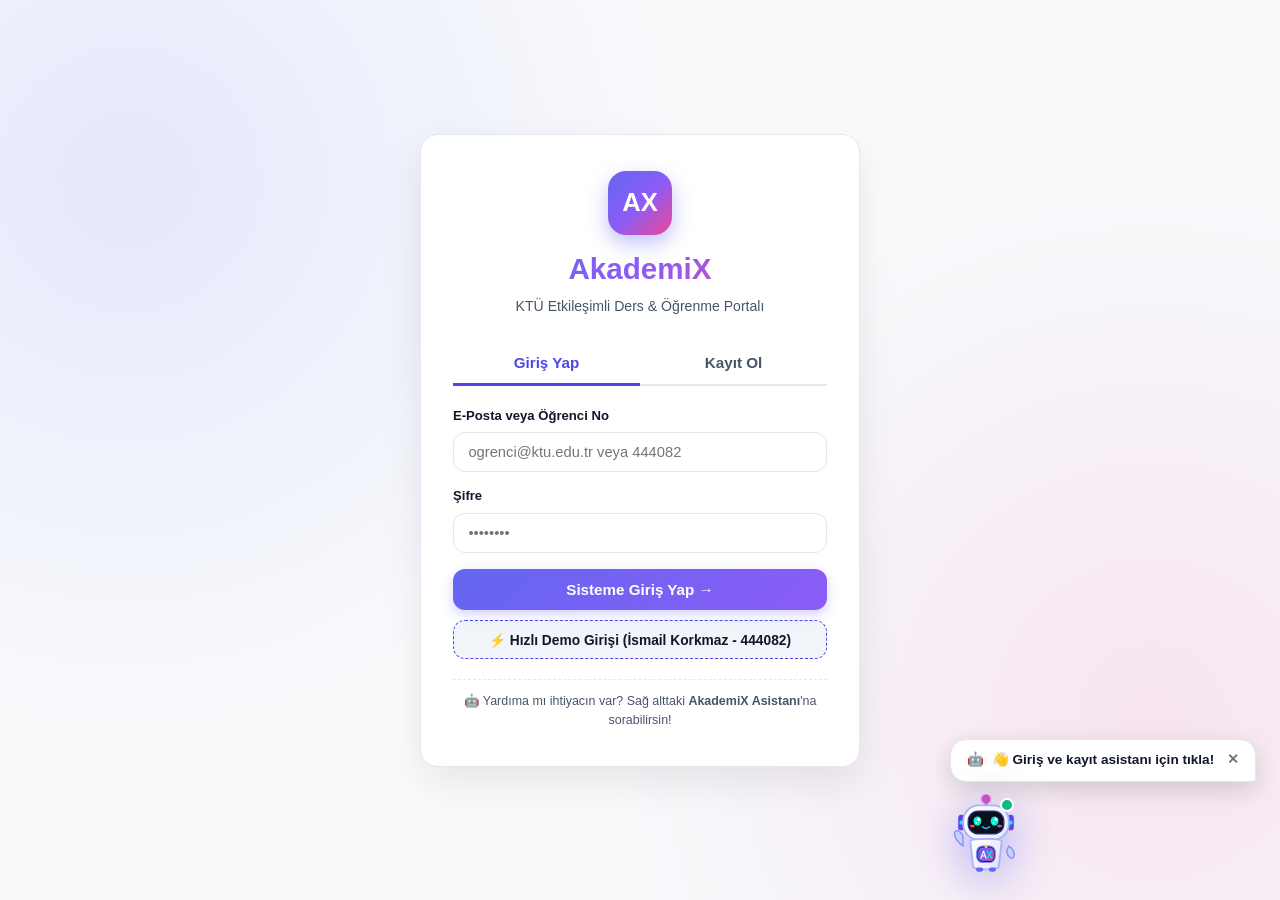
<file: src/index.html>
<!DOCTYPE html>
<html lang="tr" data-theme="light">
<head>
  <meta charset="UTF-8">
  <meta name="viewport" content="width=device-width, initial-scale=1.0">
  <title>AkademiX | KTÜ Öğrenci Başarı & Ders Portalı</title>
  <link rel="stylesheet" href="css/style.css">
</head>
<body>

  <!-- =========================================================================
       1. ADIM: GİRİŞ VE KAYIT AKIŞI (ogrenci_paneli_diyagram_mavi.png)
       ========================================================================= -->
  <section id="auth-section" class="auth-wrapper">
    <div class="auth-card">
      <div class="auth-header" style="text-align:center; margin-bottom:1.5rem;">
        <div style="display:flex; justify-content:center; align-items:center; flex-direction:column; margin-bottom:0.75rem;">
          <div class="portal-badge" style="background:linear-gradient(135deg, #6366f1, #8b5cf6, #ec4899); font-weight:900; font-size:1.6rem; color:#fff; border-radius:18px; width:64px; height:64px; display:flex; align-items:center; justify-content:center; box-shadow:0 8px 20px rgba(99,102,241,0.4);">AX</div>
        </div>
        <h2 style="font-size:1.85rem; font-weight:900; background:linear-gradient(135deg, #6366f1, #8b5cf6, #ec4899); -webkit-background-clip:text; -webkit-text-fill-color:transparent; margin:0;">AkademiX</h2>
        <p style="color:var(--text-muted); font-size:0.88rem; margin-top:0.35rem;">KTÜ Etkileşimli Ders & Öğrenme Portalı</p>
      </div>

      <!-- Giriş / Kayıt Sekmeleri -->
      <div class="auth-tabs" style="margin-bottom:1.25rem;">
        <button id="tab-login" class="auth-tab active" onclick="switchAuthTab('login')">Giriş Yap</button>
        <button id="tab-register" class="auth-tab" onclick="switchAuthTab('register')">Kayıt Ol</button>
      </div>

      <!-- Giriş Formu (FR-03 & Akış Şeması) -->
      <form id="form-login" onsubmit="handleLogin(event)">
        <div class="form-group" style="margin-bottom:0.9rem;">
          <label for="login-email" class="form-label">E-Posta veya Öğrenci No</label>
          <input type="text" id="login-email" class="form-input" placeholder="ogrenci@ktu.edu.tr veya 444082" required autocomplete="username" />
        </div>
        <div class="form-group" style="margin-bottom:1rem;">
          <label for="login-password" class="form-label">Şifre</label>
          <input type="password" id="login-password" class="form-input" placeholder="••••••••" required autocomplete="current-password" />
        </div>
        <div id="login-error-msg" style="display:none; color:var(--danger); background:rgba(239,68,68,0.1); border:1px solid var(--danger); border-radius:var(--radius-sm); padding:0.6rem; font-size:0.82rem; margin-bottom:0.85rem;">
          ❌ Girilen e-posta/öğrenci no veya şifre hatalı! Lütfen bilgilerinizi kontrol ediniz.
        </div>
        <button type="submit" class="btn-submit" style="width:100%; font-size:0.95rem; font-weight:800; padding:0.75rem;">Sisteme Giriş Yap →</button>
        <button type="button" class="btn-action" onclick="quickDemoLogin()" style="width:100%; margin-top:0.65rem; font-size:0.86rem; padding:0.65rem; border-radius:var(--radius-md); background:var(--bg-hover); color:var(--text-main); font-weight:700; border:1px dashed var(--primary); display:flex; align-items:center; justify-content:center; gap:0.5rem; cursor:pointer;">
          ⚡ Hızlı Demo Girişi (İsmail Korkmaz - 444082)
        </button>
      </form>

      <!-- Kayıt Formu (FR-01, FR-02 & Akış Şeması) -->
      <form id="form-register" style="display:none;" onsubmit="handleRegister(event)">
        <div class="form-group" style="margin-bottom:0.75rem;">
          <label for="reg-no" class="form-label">Öğrenci Numarası</label>
          <input type="text" id="reg-no" class="form-input" placeholder="Örn: 444082" required />
        </div>
        <div style="display:grid; grid-template-columns: 1fr 1fr; gap:0.5rem; margin-bottom:0.75rem;">
          <div>
            <label for="reg-ad" class="form-label">Ad</label>
            <input type="text" id="reg-ad" class="form-input" placeholder="Adınız" required />
          </div>
          <div>
            <label for="reg-soyad" class="form-label">Soyad</label>
            <input type="text" id="reg-soyad" class="form-input" placeholder="Soyadınız" required />
          </div>
        </div>
        <div class="form-group" style="margin-bottom:0.75rem;">
          <label for="reg-dept" class="form-label">Bölüm</label>
          <input type="text" id="reg-dept" class="form-input" placeholder="Yazılım Geliştirme" value="Yazılım Geliştirme" required />
        </div>
        <div class="form-group" style="margin-bottom:0.75rem;">
          <label for="reg-email" class="form-label">KTÜ E-Posta</label>
          <input type="email" id="reg-email" class="form-input" placeholder="ogrenci@ktu.edu.tr" required />
        </div>
        <div class="form-group" style="margin-bottom:0.9rem;">
          <label for="reg-password" class="form-label">Şifre (En az 6 Karakter)</label>
          <input type="password" id="reg-password" class="form-input" placeholder="••••••••" required minlength="6" />
        </div>
        <div id="reg-error-msg" style="display:none; color:var(--danger); background:rgba(239,68,68,0.1); border:1px solid var(--danger); border-radius:var(--radius-sm); padding:0.6rem; font-size:0.82rem; margin-bottom:0.85rem;">
          ❌ Lütfen tüm alanları eksiksiz doldurunuz!
        </div>
        <div id="reg-success-msg" style="display:none; color:var(--secondary); background:rgba(16,185,129,0.1); border:1px solid var(--secondary); border-radius:var(--radius-sm); padding:0.6rem; font-size:0.82rem; margin-bottom:0.85rem;">
          ✅ Hesabınız başarıyla oluşturuldu! Giriş yapılıyor...
        </div>
        <button type="submit" class="btn-submit" style="width:100%; font-size:0.95rem; font-weight:800; padding:0.75rem;">Hesap Oluştur ve Başla ✨</button>
      </form>

      <div style="margin-top:1.25rem; text-align:center; font-size:0.78rem; color:var(--text-muted); border-top:1px dashed var(--border-color); padding-top:0.75rem;">
        🤖 Yardıma mı ihtiyacın var? Sağ alttaki <strong>AkademiX Asistanı</strong>'na sorabilirsin!
      </div>
    </div>
  </section>

  <!-- =========================================================================
       2. ADIM: KAMPÜSAKIŞ ÖĞRENCİ PANELİ
       ========================================================================= -->
  <div id="student-portal-app" style="display:none;">
    
    <!-- Portal Navbar -->
    <header class="app-header">
      <div class="header-inner">
        <div class="portal-brand">
          <div class="portal-badge" style="background:linear-gradient(135deg, #6366f1, #8b5cf6, #ec4899); font-weight:900; font-size:1.15rem; color:#fff; border-radius:12px; width:40px; height:40px; display:flex; align-items:center; justify-content:center; box-shadow:0 4px 14px rgba(99,102,241,0.4);">AX</div>
          <div class="portal-titles">
            <h1 style="letter-spacing:-0.5px;">AkademiX</h1>
          </div>
        </div>

        <div class="header-user-controls">


          <!-- Tema Seçici (FR-17, AYARLAR Tablosu) -->
          <button id="theme-btn" class="btn-action" onclick="togglePortalTheme()">
            🌙 Karanlık Mod
          </button>

          <!-- Öğrenci Profil Bilgisi (OGRENCI Tablosu) -->
          <div class="student-tag">
            <span style="font-weight:700;" id="user-display-name">İsmail Korkmaz</span>
          </div>

          <button class="btn-action" onclick="logoutStudent()" title="Oturumu Kapat">Çıkış ⎋</button>
        </div>
      </div>
    </header>

    <main class="dashboard-container">
      
      <!-- 1. GENEL İLERLEME VE CANLI RENKLİ SAYAÇLAR (ILERLEME Tablosu & FR-12) -->
      <section class="overview-panel">
        <div class="overview-top">
          <div>
            <h2 style="font-size:1.4rem; font-weight:800;">Dönem İlerlemesi & Görev Takip Panosu</h2>
            <p style="color:var(--text-muted); font-size:0.88rem;" id="progress-update-time">Son Güncelleme: 02.11.2026</p>
          </div>
          <div style="text-align:right;">
            <span id="progress-val-text" style="font-size:2.2rem; font-weight:900; background:var(--primary-gradient); -webkit-background-clip:text; -webkit-text-fill-color:transparent;">%33</span>
          </div>
        </div>

        <div class="progress-bar-container">
          <div id="portal-progress-fill" class="progress-bar-fill" style="width: 33%;"></div>
        </div>

        <!-- 4 Renkli Canlı Sayaç Kartı (Tıklanabilir Filtre & Kaydırma) -->
        <div class="stat-pills">
          <div role="button" tabindex="0" class="stat-pill" onclick="filterByStatCard('all')" title="Tüm görevleri listele ve görüntüle">
            <div class="stat-pill-icon icon-blue">📋</div>
            <div>
              <div class="stat-pill-num" id="stat-total-tasks">9</div>
              <div class="stat-pill-label">Toplam Görev</div>
            </div>
          </div>
          <div role="button" tabindex="0" class="stat-pill" onclick="filterByStatCard('completed')" title="Tamamlanan görevleri listele ve görüntüle">
            <div class="stat-pill-icon icon-green">✅</div>
            <div>
              <div class="stat-pill-num" id="stat-done-tasks" style="color:var(--success);">3</div>
              <div class="stat-pill-label">Tamamlanan</div>
            </div>
          </div>
          <div role="button" tabindex="0" class="stat-pill" onclick="filterByStatCard('in-progress')" title="Devam eden görevleri listele ve görüntüle">
            <div class="stat-pill-icon icon-purple">⏳</div>
            <div>
              <div class="stat-pill-num" id="stat-pending-tasks" style="color:var(--primary);">6</div>
              <div class="stat-pill-label">Devam Eden</div>
            </div>
          </div>
          <div role="button" tabindex="0" class="stat-pill" onclick="filterByStatCard('high-priority')" title="Yüksek öncelikli görevleri listele ve görüntüle">
            <div class="stat-pill-icon icon-red">🔥</div>
            <div>
              <div class="stat-pill-num" id="stat-high-tasks" style="color:var(--danger);">4</div>
              <div class="stat-pill-label">Yüksek Öncelik</div>
            </div>
          </div>
        </div>
      </section>

      <!-- 2. HAFTALIK DERS VE ÖĞRENME KARTLARI (Kompakt Varsayılan + Açılır Görev Kartları) -->
      <section style="margin-bottom:2.25rem;">
        <div style="display:flex; justify-content:space-between; align-items:center; margin-bottom:1rem; flex-wrap:wrap; gap:0.75rem;">
          <div>
            <h3 style="font-size:1.2rem; font-weight:800;">Haftalık Ders ve Öğrenme Kartları</h3>
            <p style="font-size:0.82rem; color:var(--text-muted); margin-top:0.2rem;">4 haftalık yazılım müfredatı ve öğrenme hedefleri</p>
          </div>

          <!-- Görev Kartlarını Aç / Kapat Butonu -->
          <button id="btn-toggle-task-cards" class="btn-action btn-action-primary" onclick="toggleTaskCardsPanel()" title="Tüm görevlerin canlı kartlarını aç/kapat">
            📋 Görev Kartlarını Aç (<span id="cards-count-badge">18</span>) ▼
          </button>
        </div>

        <!-- 4 HAFTALIK MÜFREDAT KARTLARI (VARSAYILAN TEMİZ & KOMPAKT GÖRÜNÜM) -->
        <div id="weeks-modules-grid" class="weeks-grid">
          <!-- 1. Hafta -->
          <div role="button" tabindex="0" class="week-card" onclick="showWeekModal(1)" title="1. Hafta detaylarını ve hedeflerini incele">
            <span class="badge-status badge-done">1. Hafta • Tamamlandı</span>
            <h4>Yazılım Yaşam Döngüsü & İhtiyaç Analizi</h4>
            <p>17 FR ve 10 NFR gereksinimlerinin çıkarılması, ER diyagramı ve GitHub yönetimi.</p>
            <div class="week-card-footer">4 Hedef • 4 Görev (Tamamlandı) →</div>
          </div>

          <!-- 2. Hafta -->
          <div role="button" tabindex="0" class="week-card" onclick="showWeekModal(2)" title="2. Hafta detaylarını ve hedeflerini incele">
            <span class="badge-status badge-done">2. Hafta • Tamamlandı</span>
            <h4>Arayüz Tasarımı & Temel İskelet</h4>
            <p>Akış şeması ve ER diyagramı doğrultusunda öğrenci paneli iskeletinin kodlanması.</p>
            <div class="week-card-footer">4 Hedef • 5 Görev (Tamamlandı) →</div>
          </div>

          <!-- 3. Hafta -->
          <div role="button" tabindex="0" class="week-card" onclick="showWeekModal(3)" title="3. Hafta detaylarını ve hedeflerini incele">
            <span class="badge-status badge-done">3. Hafta • Tamamlandı</span>
            <h4>İleri Etkileşim & KTÜ Not Entegrasyonu</h4>
            <p>Çok kriterli filtreleme, arama, KTÜ sınav ortalaması ve otomatik testler.</p>
            <div class="week-card-footer">4 Hedef • 5 Görev (Tamamlandı) →</div>
          </div>

          <!-- 4. Hafta -->
          <div role="button" tabindex="0" class="week-card" onclick="showWeekModal(4)" title="4. Hafta detaylarını ve hedeflerini incele">
            <span class="badge-status badge-done">4. Hafta • Tamamlandı</span>
            <h4>Kalite Kontrol & Proje 1 Canlı Demo</h4>
            <p>Test matrisinin doğrulanması, proje teknik raporu ve sunum paketi.</p>
            <div class="week-card-footer">4 Hedef • 4 Görev (Tamamlandı) →</div>
          </div>
        </div>

        <!-- AÇILIR / KAPANIR GÖREV KARTLARI ÇEKMECESİ (İSTEĞE BAĞLI AÇILIR - YER KAPLAMAZ) -->
        <div id="task-cards-collapsible" style="display:none; margin-top:1.25rem; background:var(--bg-hover); padding:1.25rem; border-radius:var(--radius-lg); border:1px solid var(--border-color);">
          <div style="display:flex; justify-content:space-between; align-items:center; margin-bottom:1rem; flex-wrap:wrap; gap:0.5rem;">
            <div style="display:flex; align-items:center; gap:0.6rem;">
              <h4 style="font-size:1rem; font-weight:800;">📋 Tüm Görevlerin Canlı Kartları</h4>
              <span style="font-size:0.75rem; color:var(--text-muted);">Görev onaylama ve tek tıkla silme (🗑️) destekli</span>
            </div>

            <div style="display:flex; align-items:center; gap:0.5rem;">
              <!-- Kartlar Hafta Filtre Butonları -->
              <div id="cards-filter-bar" style="display:flex; gap:0.35rem; overflow-x:auto;">
                <button id="cards-filter-btn-all" class="btn-filter-tag active" onclick="filterTaskCards('all', this)">Tümü (<span id="badge-all-cards">18</span>)</button>
                <button id="cards-filter-btn-1" class="btn-filter-tag" onclick="filterTaskCards('1', this)">1. Hafta (4)</button>
                <button id="cards-filter-btn-2" class="btn-filter-tag" onclick="filterTaskCards('2', this)">2. Hafta (5)</button>
                <button id="cards-filter-btn-3" class="btn-filter-tag" onclick="filterTaskCards('3', this)">3. Hafta (5)</button>
                <button id="cards-filter-btn-4" class="btn-filter-tag" onclick="filterTaskCards('4', this)">4. Hafta (4)</button>
              </div>

              <button class="btn-action" style="font-size:0.78rem; padding:0.3rem 0.6rem;" onclick="toggleTaskCardsPanel(false)">
                ✕ Kapat
              </button>
            </div>
          </div>

          <!-- Görev Kartları Izgarası -->
          <div id="task-cards-grid" class="task-cards-grid" style="min-height:160px; max-height:520px;"></div>
        </div>
      </section>

      <!-- 3. GÖREVLER VE YAN PANEL MODÜLLERİ -->
      <div class="main-two-col">
        
        <!-- Sol Sütun: Görev ve Mini Etkinlikler (GOREVLER & OGRENCI_GOREV) -->
        <section id="tasks-section" class="tasks-panel">
          <div style="display:flex; justify-content:space-between; align-items:center; margin-bottom:1.25rem;">
            <h3 style="font-size:1.15rem; font-weight:800;">Görev ve Mini Etkinlikler</h3>
            <button class="btn-action btn-action-primary" onclick="openCreateTaskModal()">
              + Görev Ekle
            </button>
          </div>

          <!-- Arama ve Filtreleme Çubuğu -->
          <div class="tasks-toolbar">
            <input 
              type="text" 
              aria-label="Görevlerde ara" id="task-search-input" 
              class="form-input search-field" 
              placeholder="Görevlerde ara (başlık, kategori)..." 
              oninput="filterTasks()" 
            />

            <select aria-label="Haftaya göre filtrele" id="filter-week-select" class="form-input" style="width:130px;" onchange="filterTasks()">
              <option value="all">Tüm Haftalar</option>
              <option value="1">1. Hafta</option>
              <option value="2">2. Hafta</option>
              <option value="3">3. Hafta</option>
              <option value="4">4. Hafta</option>
            </select>

            <div class="filter-btn-group">
              <button id="btn-filter-all" class="btn-filter-tag active" onclick="setTaskStatusFilter('all', this)">Tümü</button>
              <button id="btn-filter-in-progress" class="btn-filter-tag" onclick="setTaskStatusFilter('in-progress', this)">Devam Eden</button>
              <button id="btn-filter-completed" class="btn-filter-tag" onclick="setTaskStatusFilter('completed', this)">Tamamlanan</button>
              <button id="btn-filter-high" class="btn-filter-tag" onclick="setTaskStatusFilter('high-priority', this)">🔥 Yüksek Öncelik</button>
            </div>
          </div>

          <!-- Görev Listesi -->
          <div id="tasks-list-container" class="tasks-list-box">
            
            <!-- 1. HAFTA GÖREVLERİ (4 GÖREV) -->
            <div class="task-row completed" data-week="1" data-status="completed" data-priority="Yüksek">
              <input type="checkbox" class="task-checkbox-input" checked onchange="toggleTaskStatus(this)" />
              <div class="task-body">
                <div class="task-badges">
                  <span class="mini-badge">1. Hafta</span>
                  <span class="mini-badge">Analiz</span>
                  <span class="mini-badge badge-p-high">Yüksek Öncelik</span>
                </div>
                <div class="task-title">Kullanıcı İhtiyaç Analizi Tablosunu Çıkar</div>
                <div class="task-desc">Öğrenci ve ders sorumlusu paydaşları için ihtiyaçları belirle.</div>
              </div>
              <button class="btn-task-delete" onclick="deleteTaskRow(this)" title="Görevi Sil">🗑️</button>
            </div>

            <div class="task-row completed" data-week="1" data-status="completed" data-priority="Yüksek">
              <input type="checkbox" class="task-checkbox-input" checked onchange="toggleTaskStatus(this)" />
              <div class="task-body">
                <div class="task-badges">
                  <span class="mini-badge">1. Hafta</span>
                  <span class="mini-badge">Yönetim</span>
                  <span class="mini-badge badge-p-high">Yüksek Öncelik</span>
                </div>
                <div class="task-title">GitHub Repository Aç ve Rolleri Tanımla</div>
                <div class="task-desc">YG-Proje1-Grup4 reposunu aç, branch kurallarını ve rollerini tanımla.</div>
              </div>
              <button class="btn-task-delete" onclick="deleteTaskRow(this)" title="Görevi Sil">🗑️</button>
            </div>

            <div class="task-row completed" data-week="1" data-status="completed" data-priority="Yüksek">
              <input type="checkbox" class="task-checkbox-input" checked onchange="toggleTaskStatus(this)" />
              <div class="task-body">
                <div class="task-badges">
                  <span class="mini-badge">1. Hafta</span>
                  <span class="mini-badge">Analiz</span>
                  <span class="mini-badge badge-p-high">Yüksek Öncelik</span>
                </div>
                <div class="task-title">17 FR ve 10 NFR Gereksinim Listesini Hazırla</div>
                <div class="task-desc">Öğrenci paneli için işlevsel ve fonksiyonel olmayan gereksinimleri listele.</div>
              </div>
              <button class="btn-task-delete" onclick="deleteTaskRow(this)" title="Görevi Sil">🗑️</button>
            </div>

            <div class="task-row completed" data-week="1" data-status="completed" data-priority="Yüksek">
              <input type="checkbox" class="task-checkbox-input" checked onchange="toggleTaskStatus(this)" />
              <div class="task-body">
                <div class="task-badges">
                  <span class="mini-badge">1. Hafta</span>
                  <span class="mini-badge">Veritabanı</span>
                  <span class="mini-badge badge-p-high">Yüksek Öncelik</span>
                </div>
                <div class="task-title">Veritabanı ER Diyagramı ve İlişkisel Şemayı Çiz</div>
                <div class="task-desc">11 tablodan oluşan ilişkisel veri modelini (er_diyagram_v2.png) oluştur.</div>
              </div>
              <button class="btn-task-delete" onclick="deleteTaskRow(this)" title="Görevi Sil">🗑️</button>
            </div>

            <!-- 2. HAFTA GÖREVLERİ (5 GÖREV) -->
            <div class="task-row completed" data-week="2" data-status="completed" data-priority="Yüksek">
              <input type="checkbox" class="task-checkbox-input" checked onchange="toggleTaskStatus(this)" />
              <div class="task-body">
                <div class="task-badges">
                  <span class="mini-badge">2. Hafta</span>
                  <span class="mini-badge">Frontend</span>
                  <span class="mini-badge badge-p-high">Yüksek Öncelik</span>
                </div>
                <div class="task-title">Akış Şemasına Uygun Öğrenci Paneli İskeletini Kur</div>
                <div class="task-desc">Giriş/kayıt ve panel ayrımını diyagrama tam uygun kodla.</div>
              </div>
              <button class="btn-task-delete" onclick="deleteTaskRow(this)" title="Görevi Sil">🗑️</button>
            </div>

            <div class="task-row completed" data-week="2" data-status="completed" data-priority="Yüksek">
              <input type="checkbox" class="task-checkbox-input" checked onchange="toggleTaskStatus(this)" />
              <div class="task-body">
                <div class="task-badges">
                  <span class="mini-badge">2. Hafta</span>
                  <span class="mini-badge">Frontend</span>
                  <span class="mini-badge badge-p-high">Yüksek Öncelik</span>
                </div>
                <div class="task-title">Haftalık Ders Kartları Bileşenini Oluştur</div>
                <div class="task-desc">Ders haftalarını kart olarak listele ve modal detay görünümünü bağla.</div>
              </div>
              <button class="btn-task-delete" onclick="deleteTaskRow(this)" title="Görevi Sil">🗑️</button>
            </div>

            <div class="task-row" data-week="2" data-status="in-progress" data-priority="Yüksek">
              <input type="checkbox" class="task-checkbox-input" onchange="toggleTaskStatus(this)" />
              <div class="task-body">
                <div class="task-badges">
                  <span class="mini-badge">2. Hafta</span>
                  <span class="mini-badge">JavaScript</span>
                  <span class="mini-badge badge-p-high">Yüksek Öncelik</span>
                </div>
                <div class="task-title">Görev Durumu Güncelleme ve İlerleme Çubuğunu Bağla</div>
                <div class="task-desc">Göreve tıklandığında durumu güncelle ve genel ilerleme yüzdesini hesapla.</div>
              </div>
              <button class="btn-task-delete" onclick="deleteTaskRow(this)" title="Görevi Sil">🗑️</button>
            </div>

            <div class="task-row" data-week="2" data-status="in-progress" data-priority="Orta">
              <input type="checkbox" class="task-checkbox-input" onchange="toggleTaskStatus(this)" />
              <div class="task-body">
                <div class="task-badges">
                  <span class="mini-badge">2. Hafta</span>
                  <span class="mini-badge">Tasarım</span>
                  <span class="mini-badge badge-p-mid">Orta Öncelik</span>
                </div>
                <div class="task-title">Karanlık / Aydınlık Tema Geçişini Uygula</div>
                <div class="task-desc">CSS değişkenleri ve localStorage ile tema kalıcılığını sağla.</div>
              </div>
              <button class="btn-task-delete" onclick="deleteTaskRow(this)" title="Görevi Sil">🗑️</button>
            </div>

            <div class="task-row" data-week="2" data-status="in-progress" data-priority="Yüksek">
              <input type="checkbox" class="task-checkbox-input" onchange="toggleTaskStatus(this)" />
              <div class="task-body">
                <div class="task-badges">
                  <span class="mini-badge">2. Hafta</span>
                  <span class="mini-badge">Test/QA</span>
                  <span class="mini-badge badge-p-high">Yüksek Öncelik</span>
                </div>
                <div class="task-title">FR ve NFR Test Senaryoları Matrisini Hazırla</div>
                <div class="task-desc">İsmail Korkmaz tarafından yürütülecek 27 maddelik kalite kontrol dokümanı.</div>
              </div>
              <button class="btn-task-delete" onclick="deleteTaskRow(this)" title="Görevi Sil">🗑️</button>
            </div>

            <!-- 3. HAFTA GÖREVLERİ (5 GÖREV) -->
            <div class="task-row" data-week="3" data-status="in-progress" data-priority="Yüksek">
              <input type="checkbox" class="task-checkbox-input" onchange="toggleTaskStatus(this)" />
              <div class="task-body">
                <div class="task-badges">
                  <span class="mini-badge">3. Hafta</span>
                  <span class="mini-badge">JavaScript</span>
                  <span class="mini-badge badge-p-high">Yüksek Öncelik</span>
                </div>
                <div class="task-title">Anlık Arama ve Çoklu Filtreleme Motorunu Yaz</div>
                <div class="task-desc">Görevleri durum, hafta, öncelik ve metin aramasına göre dinamik süz.</div>
              </div>
              <button class="btn-task-delete" onclick="deleteTaskRow(this)" title="Görevi Sil">🗑️</button>
            </div>

            <div class="task-row" data-week="3" data-status="in-progress" data-priority="Yüksek">
              <input type="checkbox" class="task-checkbox-input" onchange="toggleTaskStatus(this)" />
              <div class="task-body">
                <div class="task-badges">
                  <span class="mini-badge">3. Hafta</span>
                  <span class="mini-badge">Hesaplama</span>
                  <span class="mini-badge badge-p-high">Yüksek Öncelik</span>
                </div>
                <div class="task-title">KTÜ 30 Kişi Kuralı ve AGNO Simülatörünü Kodla</div>
                <div class="task-desc">MDS ve BDS (Çan eğrisi) ile çoklu ders katsayı/kredi ağırlıklı AGNO hesabı.</div>
              </div>
              <button class="btn-task-delete" onclick="deleteTaskRow(this)" title="Görevi Sil">🗑️</button>
            </div>

            <div class="task-row" data-week="3" data-status="in-progress" data-priority="Orta">
              <input type="checkbox" class="task-checkbox-input" onchange="toggleTaskStatus(this)" />
              <div class="task-body">
                <div class="task-badges">
                  <span class="mini-badge">3. Hafta</span>
                  <span class="mini-badge">Frontend</span>
                  <span class="mini-badge badge-p-mid">Orta Öncelik</span>
                </div>
                <div class="task-title">İnteraktif Haftalık Ders Programı Modülünü Geliştir</div>
                <div class="task-desc">Öğrencinin gün, saat ve derslik bazlı kendi ders programını yönetebilmesi.</div>
              </div>
              <button class="btn-task-delete" onclick="deleteTaskRow(this)" title="Görevi Sil">🗑️</button>
            </div>

            <div class="task-row" data-week="3" data-status="in-progress" data-priority="Orta">
              <input type="checkbox" class="task-checkbox-input" onchange="toggleTaskStatus(this)" />
              <div class="task-body">
                <div class="task-badges">
                  <span class="mini-badge">3. Hafta</span>
                  <span class="mini-badge">Frontend</span>
                  <span class="mini-badge badge-p-mid">Orta Öncelik</span>
                </div>
                <div class="task-title">Kişisel Not Ekleme ve Silme Modülünü Tamamla</div>
                <div class="task-desc">Öğrencinin haftalık özel notlar almasını sağlayan arayüz.</div>
              </div>
              <button class="btn-task-delete" onclick="deleteTaskRow(this)" title="Görevi Sil">🗑️</button>
            </div>

            <div class="task-row" data-week="3" data-status="in-progress" data-priority="Yüksek">
              <input type="checkbox" class="task-checkbox-input" onchange="toggleTaskStatus(this)" />
              <div class="task-body">
                <div class="task-badges">
                  <span class="mini-badge">3. Hafta</span>
                  <span class="mini-badge">Test/QA</span>
                  <span class="mini-badge badge-p-high">Yüksek Öncelik</span>
                </div>
                <div class="task-title">Otomatik Birim Test Koşucusunu Geliştir</div>
                <div class="task-desc">10 adet kritik sistem testini çalıştıran bağımsız test runner arayüzü.</div>
              </div>
              <button class="btn-task-delete" onclick="deleteTaskRow(this)" title="Görevi Sil">🗑️</button>
            </div>

            <!-- 4. HAFTA GÖREVLERİ (4 GÖREV) -->
            <div class="task-row" data-week="4" data-status="in-progress" data-priority="Yüksek">
              <input type="checkbox" class="task-checkbox-input" onchange="toggleTaskStatus(this)" />
              <div class="task-body">
                <div class="task-badges">
                  <span class="mini-badge">4. Hafta</span>
                  <span class="mini-badge">Test/QA</span>
                  <span class="mini-badge badge-p-high">Yüksek Öncelik</span>
                </div>
                <div class="task-title">Çapraz Cihaz ve Mobil Responsive Testlerini Gerçekleştir</div>
                <div class="task-desc">Farklı ekran boyutlarında arayüz taşmalarını denetle ve gider.</div>
              </div>
              <button class="btn-task-delete" onclick="deleteTaskRow(this)" title="Görevi Sil">🗑️</button>
            </div>

            <div class="task-row" data-week="4" data-status="in-progress" data-priority="Yüksek">
              <input type="checkbox" class="task-checkbox-input" onchange="toggleTaskStatus(this)" />
              <div class="task-body">
                <div class="task-badges">
                  <span class="mini-badge">4. Hafta</span>
                  <span class="mini-badge">Dokümantasyon</span>
                  <span class="mini-badge badge-p-high">Yüksek Öncelik</span>
                </div>
                <div class="task-title">Proje 1 Teknik Raporunu ve Kullanıcı Dokümanını Yaz</div>
                <div class="task-desc">Proje mimarisi, gereksinim analizi ve ekran görüntülerini kapsayan teknik rapor.</div>
              </div>
              <button class="btn-task-delete" onclick="deleteTaskRow(this)" title="Görevi Sil">🗑️</button>
            </div>

            <div class="task-row" data-week="4" data-status="in-progress" data-priority="Yüksek">
              <input type="checkbox" class="task-checkbox-input" onchange="toggleTaskStatus(this)" />
              <div class="task-body">
                <div class="task-badges">
                  <span class="mini-badge">4. Hafta</span>
                  <span class="mini-badge">Yönetim</span>
                  <span class="mini-badge badge-p-high">Yüksek Öncelik</span>
                </div>
                <div class="task-title">Canlı Demo Senaryosu ve Grup Sunumunu Hazırla</div>
                <div class="task-desc">Canlı demo adımları, rol anlatımları ve sunum slayt paketinin tamamlanması.</div>
              </div>
              <button class="btn-task-delete" onclick="deleteTaskRow(this)" title="Görevi Sil">🗑️</button>
            </div>

            <div class="task-row" data-week="4" data-status="in-progress" data-priority="Orta">
              <input type="checkbox" class="task-checkbox-input" onchange="toggleTaskStatus(this)" />
              <div class="task-body">
                <div class="task-badges">
                  <span class="mini-badge">4. Hafta</span>
                  <span class="mini-badge">Kalite</span>
                  <span class="mini-badge badge-p-mid">Orta Öncelik</span>
                </div>
                <div class="task-title">Akran Değerlendirmesi ve Bireysel Katkı Kanıtlarını Derle</div>
                <div class="task-desc">GitHub commit geçmişi, issue kayıtları ve rol sorumluluklarının raporlanması.</div>
              </div>
              <button class="btn-task-delete" onclick="deleteTaskRow(this)" title="Görevi Sil">🗑️</button>
            </div>

          </div>
          <!-- Boş Arama / Filtre Sonucu Mesajı (Issue #6) -->
          <div id="tasks-empty-message" class="tasks-empty-message" role="status" aria-live="polite" hidden>Aramanızla eşleşen görev bulunamadı</div>
        </section>

        <!-- Sağ Sütun: DERS PROGRAMI, KTÜ SINAV HESAPLAMA, KİŞİSEL NOTLAR -->
        <aside class="side-stack">
          
          <!-- 4. HAFTALIK DERS PROGRAMI (DERS_PROGRAMI Tablosu - Öğrenci Doldurur) -->
          <div id="schedule-card" class="side-card">
            <div class="side-card-title">
              <span>📅 Ders Programım</span>
              <button class="btn-action" style="font-size:0.75rem; padding:0.3rem 0.6rem;" onclick="toggleAddCourseForm()">+ Ders Ekle</button>
            </div>

            <!-- Ders Ekleme Formu -->
            <form id="course-add-form" style="display:none; background:var(--bg-hover); padding:0.85rem; border-radius:var(--radius-md); margin-bottom:1rem; border:1px solid var(--border-color);" onsubmit="submitNewCourse(event)">
              <div style="display:grid; grid-template-columns: 1fr 1fr; gap:0.5rem; margin-bottom:0.5rem;">
                <div>
                  <label for="course-day" class="form-label" style="font-size:0.72rem;">Gün</label>
                  <select id="course-day" class="form-input" style="padding:0.4rem; font-size:0.82rem;">
                    <option value="Pazartesi">Pazartesi</option>
                    <option value="Salı">Salı</option>
                    <option value="Çarşamba">Çarşamba</option>
                    <option value="Perşembe">Perşembe</option>
                    <option value="Cuma">Cuma</option>
                  </select>
                </div>
                <div>
                  <label for="course-time" class="form-label" style="font-size:0.72rem;">Saat (Başlangıç - Bitiş)</label>
                  <input type="text" id="course-time" class="form-input" placeholder="10:00 - 12:30" required style="padding:0.4rem; font-size:0.82rem;" />
                </div>
              </div>
              <div style="display:grid; grid-template-columns: 1.8fr 1fr; gap:0.5rem; margin-bottom:0.6rem;">
                <div>
                  <label for="course-name" class="form-label" style="font-size:0.72rem;">Ders Adı</label>
                  <input type="text" id="course-name" class="form-input" placeholder="Yazılım Geliştirme" required style="padding:0.4rem; font-size:0.82rem;" />
                </div>
                <div>
                  <label for="course-room" class="form-label" style="font-size:0.72rem;">Derslik</label>
                  <input type="text" id="course-room" class="form-input" placeholder="D-204" required style="padding:0.4rem; font-size:0.82rem;" />
                </div>
              </div>
              <div style="display:flex; justify-content:flex-end; gap:0.4rem;">
                <button type="button" class="btn-action" style="font-size:0.78rem;" onclick="toggleAddCourseForm()">İptal</button>
                <button type="submit" class="btn-action btn-action-primary" style="font-size:0.78rem;">Kaydet</button>
              </div>
            </form>

            <table class="portal-table">
              <thead>
                <tr>
                  <th>Gün</th>
                  <th>Saat</th>
                  <th>Ders</th>
                  <th>Derslik</th>
                  <th></th>
                </tr>
              </thead>
              <tbody id="schedule-table-body">
                <!-- Kullanıcı ekledikçe buraya dolar -->
              </tbody>
            </table>
            <div id="schedule-empty-alert" style="text-align:center; padding:1.25rem 0.5rem; font-size:0.82rem; color:var(--text-muted);">
              Programınız henüz boş. Yukarıdaki <strong>"+ Ders Ekle"</strong> butonunu kullanarak derslerinizi ekleyin.
            </div>
          </div>

          <!-- 5. KTÜ ÇOKLU DERS VE AGNO (DÖNEM ORTALAMASI) HESAPLAYICI (FR-13, FR-14) -->
          <div id="grades-card" class="side-card">
            <div class="side-card-title">
              <span>🎓 KTÜ AGNO & Not Simülatörü</span>
              <button class="btn-action btn-action-primary" style="font-size:0.75rem; padding:0.3rem 0.65rem;" onclick="openCourseGradeWizard()">+ Yeni Ders Ekle</button>
            </div>
            
            <!-- Canlı AGNO ve Dönem Başarı Özeti -->
            <div style="background:var(--bg-hover); padding:1rem; border-radius:var(--radius-md); border:1px solid var(--border-color); margin-bottom:1rem;">
              <div style="display:flex; justify-content:space-between; align-items:center;">
                <div>
                  <span style="font-size:0.75rem; color:var(--text-muted); text-transform:uppercase; font-weight:700;">Dönem AGNO:</span>
                  <div id="agno-display-val" style="font-size:1.8rem; font-weight:900; background:var(--primary-gradient); -webkit-background-clip:text; -webkit-text-fill-color:transparent;">0.00</div>
                </div>
                <div style="text-align:right;">
                  <span style="font-size:0.75rem; color:var(--text-muted); text-transform:uppercase; font-weight:700;">Toplam Kredi:</span>
                  <div id="agno-total-credits" style="font-size:1.4rem; font-weight:800; color:var(--text-main);">0</div>
                </div>
              </div>
              <div style="border-top:1px dashed var(--border-color); margin-top:0.6rem; padding-top:0.4rem; font-size:0.8rem; display:flex; justify-content:space-between;">
                <span style="color:var(--text-muted);">Akademik Durum:</span>
                <strong id="agno-honor-status" style="color:var(--text-muted);">Ders ekleyin</strong>
              </div>
            </div>

            <!-- Eklenen Derslerin Listesi -->
            <table class="portal-table">
              <thead>
                <tr>
                  <th>Ders</th>
                  <th>Kredi</th>
                  <th>Not</th>
                  <th>Harf</th>
                  <th></th>
                </tr>
              </thead>
              <tbody id="agno-courses-tbody">
                <!-- Hesaplanan dersler buraya eklenecek -->
              </tbody>
            </table>
            <div id="agno-empty-alert" style="text-align:center; padding:1rem; font-size:0.8rem; color:var(--text-muted);">
              Henüz ders eklenmedi. <strong>"+ Yeni Ders Ekle"</strong> butonuna basarak derslerinizi hesaplayın ve AGNO çıkarın.
            </div>
          </div>

          <!-- 6. KİŞİSEL ÇALIŞMA NOTLARI (KISISEL_NOTLAR Tablosu) -->
          <div class="side-card">
            <div class="side-card-title">
              <span>📝 Kişisel Çalışma Notlarım</span>
            </div>

            <form onsubmit="submitPersonalNote(event)" style="margin-bottom:0.85rem;">
              <input type="text" aria-label="Not başlığı" id="p-note-title" class="form-input" placeholder="Not başlığı..." required style="margin-bottom:0.4rem; font-size:0.85rem;" />
              <textarea aria-label="Not içeriği" id="p-note-content" class="form-input" placeholder="Çalışma notunuzu buraya yazın..." required style="min-height:60px; margin-bottom:0.4rem; font-size:0.85rem;"></textarea>
              <div style="text-align:right;">
                <button type="submit" class="btn-action btn-action-primary" style="font-size:0.8rem;">Notu Kaydet</button>
              </div>
            </form>

            <div id="personal-notes-container" style="display:flex; flex-direction:column; gap:0.6rem; max-height:220px; overflow-y:auto;">
            </div>
          </div>

        </aside>

      </div>
    </main>

  </div>

  
  <!-- KTÜ AKILLI DERS & NOT SİHİRBAZI MODALI (30 Kişi Kuralı & Değerlendirme Seçimi) -->
  <div id="modal-grade-wizard" class="modal-overlay">
    <div class="modal-content" style="max-width:560px;">
      <div class="modal-header">
        <h3 style="font-size:1.2rem; font-weight:800;">🎓 Ders Notu ve Harf Notu Hesapla</h3>
        <button aria-label="Kapat" class="modal-close-btn" onclick="closeCourseGradeWizard()">×</button>
      </div>

      <form id="form-grade-wizard" onsubmit="submitCourseGradeWizard(event)">
        <!-- 1. Soru: Ders Adı ve Kredi -->
        <div style="display:grid; grid-template-columns: 2fr 1fr; gap:0.5rem;" class="form-group">
          <div>
            <label for="wiz-course-name" class="form-label">Dersin Adı</label>
            <input type="text" id="wiz-course-name" class="form-input" placeholder="Örn: Yazılım Geliştirme" required />
          </div>
          <div>
            <label for="wiz-course-credit" class="form-label">Kredi / AKTS</label>
            <input type="number" id="wiz-course-credit" class="form-input" value="4" min="1" max="15" required />
          </div>
        </div>

        <!-- 2. Soru: Sınıf Mevcudu (KTÜ 30 Kişi Kuralı) -->
        <div class="form-group" style="background:var(--bg-hover); padding:0.75rem; border-radius:var(--radius-md); border:1px solid var(--border-color);">
          <label class="form-label" style="margin-bottom:0.4rem;">Sınıf mevcudu 30 kişi veya üzeri mi?</label>
          <div style="display:flex; gap:1.25rem; font-size:0.85rem;">
            <label style="cursor:pointer; display:flex; align-items:center; gap:0.35rem;">
              <input type="radio" name="wiz-class-size" value="ge30" checked onchange="toggleRelativeInputs()" />
              <strong>≥ 30 Kişi</strong> (Bağıl Değerlendirme / Çan Eğrisi)
            </label>
            <label style="cursor:pointer; display:flex; align-items:center; gap:0.35rem;">
              <input type="radio" name="wiz-class-size" value="lt30" onchange="toggleRelativeInputs()" />
              <strong>&lt; 30 Kişi</strong> (Mutlak Değerlendirme Sistemi)
            </label>
          </div>

          <!-- Bağıl sistem için sınıf ortalaması girişi -->
          <div id="wiz-relative-box" style="margin-top:0.6rem; display:flex; align-items:center; gap:0.5rem; font-size:0.8rem;">
            <span style="color:var(--text-muted);">Sınıf Ortalaması (HBN):</span>
            <input type="number" aria-label="Sınıf ortalaması" id="wiz-class-avg" class="form-input" style="width:75px; padding:0.25rem 0.5rem;" value="55" min="10" max="100" />
            <span style="font-size:0.75rem; color:var(--text-muted);">(Çan eğrisi seviyesini belirler)</span>
          </div>
        </div>

        <!-- 3. Soru: Ders Hangi Değerlendirmelerden Oluşuyor? -->
        <div class="form-group">
          <label class="form-label">Bu dersin notu hangi bileşenlerden oluşuyor? (Seçin ve Ağırlık/Not girin)</label>
          
          <div style="display:flex; flex-direction:column; gap:0.5rem; font-size:0.85rem;">
            
            <!-- Vize -->
            <div style="display:flex; align-items:center; gap:0.5rem; background:var(--bg-card); padding:0.4rem 0.6rem; border-radius:var(--radius-sm); border:1px solid var(--border-color);">
              <input type="checkbox" id="wiz-cb-vize" checked onchange="toggleWizInput('vize')" />
              <label for="wiz-cb-vize" style="width:90px; font-weight:700;">Vize</label>
              <span>Ağırlık (%):</span>
              <input type="number" aria-label="Vize ağırlığı (%)" id="wiz-w-vize" class="input-num-grade" value="50" style="width:55px;" oninput="calcWizTotalWeight()" />
              <span>Not:</span>
              <input type="number" aria-label="Vize puanı (0-100)" id="wiz-s-vize" class="input-num-grade" placeholder="0-100" min="0" max="100" required />
            </div>

            <!-- Final -->
            <div style="display:flex; align-items:center; gap:0.5rem; background:var(--bg-card); padding:0.4rem 0.6rem; border-radius:var(--radius-sm); border:1px solid var(--border-color);">
              <input type="checkbox" id="wiz-cb-final" checked onchange="toggleWizInput('final')" />
              <label for="wiz-cb-final" style="width:90px; font-weight:700;">Final / Büt</label>
              <span>Ağırlık (%):</span>
              <input type="number" aria-label="Final ağırlığı (%)" id="wiz-w-final" class="input-num-grade" value="50" style="width:55px;" oninput="calcWizTotalWeight()" />
              <span>Not:</span>
              <input type="number" aria-label="Final puanı (0-100)" id="wiz-s-final" class="input-num-grade" placeholder="0-100" min="0" max="100" required />
            </div>

            <!-- Laboratuvar -->
            <div style="display:flex; align-items:center; gap:0.5rem; background:var(--bg-card); padding:0.4rem 0.6rem; border-radius:var(--radius-sm); border:1px solid var(--border-color);">
              <input type="checkbox" id="wiz-cb-lab" onchange="toggleWizInput('lab')" />
              <label for="wiz-cb-lab" style="width:90px; font-weight:700;">Laboratuvar</label>
              <span>Ağırlık (%):</span>
              <input type="number" aria-label="Lab ağırlığı (%)" id="wiz-w-lab" class="input-num-grade" value="20" style="width:55px;" disabled oninput="calcWizTotalWeight()" />
              <span>Not:</span>
              <input type="number" aria-label="Lab puanı (0-100)" id="wiz-s-lab" class="input-num-grade" placeholder="0-100" min="0" max="100" disabled />
            </div>

            <!-- Proje -->
            <div style="display:flex; align-items:center; gap:0.5rem; background:var(--bg-card); padding:0.4rem 0.6rem; border-radius:var(--radius-sm); border:1px solid var(--border-color);">
              <input type="checkbox" id="wiz-cb-proje" onchange="toggleWizInput('proje')" />
              <label for="wiz-cb-proje" style="width:90px; font-weight:700;">Proje</label>
              <span>Ağırlık (%):</span>
              <input type="number" aria-label="Proje ağırlığı (%)" id="wiz-w-proje" class="input-num-grade" value="20" style="width:55px;" disabled oninput="calcWizTotalWeight()" />
              <span>Not:</span>
              <input type="number" aria-label="Proje puanı (0-100)" id="wiz-s-proje" class="input-num-grade" placeholder="0-100" min="0" max="100" disabled />
            </div>

            <!-- Ödev -->
            <div style="display:flex; align-items:center; gap:0.5rem; background:var(--bg-card); padding:0.4rem 0.6rem; border-radius:var(--radius-sm); border:1px solid var(--border-color);">
              <input type="checkbox" id="wiz-cb-odev" onchange="toggleWizInput('odev')" />
              <label for="wiz-cb-odev" style="width:90px; font-weight:700;">Ödev</label>
              <span>Ağırlık (%):</span>
              <input type="number" aria-label="Ödev ağırlığı (%)" id="wiz-w-odev" class="input-num-grade" value="10" style="width:55px;" disabled oninput="calcWizTotalWeight()" />
              <span>Not:</span>
              <input type="number" aria-label="Ödev puanı (0-100)" id="wiz-s-odev" class="input-num-grade" placeholder="0-100" min="0" max="100" disabled />
            </div>

            <!-- Quiz -->
            <div style="display:flex; align-items:center; gap:0.5rem; background:var(--bg-card); padding:0.4rem 0.6rem; border-radius:var(--radius-sm); border:1px solid var(--border-color);">
              <input type="checkbox" id="wiz-cb-quiz" onchange="toggleWizInput('quiz')" />
              <label for="wiz-cb-quiz" style="width:90px; font-weight:700;">Quiz</label>
              <span>Ağırlık (%):</span>
              <input type="number" aria-label="Quiz ağırlığı (%)" id="wiz-w-quiz" class="input-num-grade" value="10" style="width:55px;" disabled oninput="calcWizTotalWeight()" />
              <span>Not:</span>
              <input type="number" aria-label="Quiz puanı (0-100)" id="wiz-s-quiz" class="input-num-grade" placeholder="0-100" min="0" max="100" disabled />
            </div>

          </div>
        </div>

        <!-- Ağırlık Toplamı Kontrolü -->
        <div style="display:flex; justify-content:space-between; align-items:center; font-size:0.8rem; margin-bottom:1rem;">
          <span>Seçilen Ağırlıkların Toplamı:</span>
          <strong id="wiz-total-weight-text" style="color:var(--success);">%100 (Tam)</strong>
        </div>

        <div style="display:flex; justify-content:flex-end; gap:0.5rem;">
          <button type="button" class="btn-action" onclick="closeCourseGradeWizard()">İptal</button>
          <button type="submit" class="btn-submit" style="width:auto; padding:0.65rem 1.4rem;">Hesapla ve Listeye Ekle →</button>
        </div>
      </form>
    </div>
  </div>

  <!-- HAFTA DETAY MODALI (FR-06 & Haftalık Görev Entegrasyonu) -->
  <div id="modal-week-view" class="modal-overlay">
    <div class="modal-content" style="max-width:560px;">
      <div class="modal-header">
        <h3 id="modal-week-title-text" style="font-size:1.2rem; font-weight:800;">Hafta Detayı</h3>
        <button aria-label="Kapat" class="modal-close-btn" onclick="closeWeekModal()">×</button>
      </div>
      <p id="modal-week-desc-text" style="color:var(--text-muted); font-size:0.9rem; margin-bottom:1.25rem;"></p>
      
      <h4 style="font-size:0.95rem; font-weight:700; margin-bottom:0.5rem;">🎯 Kazanılacak Öğrenme Hedefleri:</h4>
      <ul id="modal-week-topics-list" style="padding-left:1.25rem; font-size:0.88rem; line-height:1.7; margin-bottom:1.25rem;"></ul>

      <h4 style="font-size:0.95rem; font-weight:700; margin-bottom:0.5rem;">📋 Bu Haftanın Görevleri:</h4>
      <div id="modal-week-tasks-list" style="display:flex; flex-direction:column; gap:0.5rem; margin-bottom:1.25rem; max-height:180px; overflow-y:auto;"></div>

      <button id="modal-week-filter-btn" class="btn-action btn-action-primary" style="width:100%; justify-content:center; padding:0.75rem;" onclick="filterWeekAndGo()">
        🔍 Bu Haftanın Görevlerini Filtrele ve Gör
      </button>
    </div>
  </div>

  <!-- YENİ GÖREV EKLEME MODALI (FR-08 & Issue #6) -->
  <div id="modal-create-task" class="modal-overlay">
    <div class="modal-content">
      <div class="modal-header">
        <h3 style="font-size:1.2rem; font-weight:800;">+ Yeni Görev / Mini Etkinlik Ekle</h3>
        <button aria-label="Kapat" class="modal-close-btn" onclick="closeCreateTaskModal()">×</button>
      </div>
      <form onsubmit="saveNewTask(event)" novalidate>
        <div class="form-group">
          <label for="modal-t-title" class="form-label">Görev Başlığı</label>
          <input type="text" id="modal-t-title" class="form-input" placeholder="Örn: CSS düzenini tamamla" required aria-describedby="modal-t-title-error" oninput="showTaskTitleError(false)" />
          <div id="modal-t-title-error" class="field-error-msg" role="alert" hidden>Lütfen geçerli bir görev başlığı giriniz (boş bırakılamaz).</div>
        </div>
        <div class="form-group">
          <label for="modal-t-desc" class="form-label">Açıklama</label>
          <textarea id="modal-t-desc" class="form-input" placeholder="Görev detayları..."></textarea>
        </div>
        <div class="modal-task-meta-grid form-group">
          <div>
            <label for="modal-t-week" class="form-label">Hafta</label>
            <select id="modal-t-week" class="form-input">
              <option value="1">1. Hafta</option>
              <option value="2" selected>2. Hafta</option>
              <option value="3">3. Hafta</option>
              <option value="4">4. Hafta</option>
            </select>
          </div>
          <div>
            <label for="modal-t-priority" class="form-label">Öncelik</label>
            <select id="modal-t-priority" class="form-input">
              <option value="Yüksek">Yüksek</option>
              <option value="Orta" selected>Orta</option>
              <option value="Düşük">Düşük</option>
            </select>
          </div>
          <div>
            <label for="modal-t-cat" class="form-label">Kategori</label>
            <input type="text" id="modal-t-cat" class="form-input" placeholder="Frontend" />
          </div>
        </div>
        <div style="text-align:right; margin-top:1.25rem;">
          <button type="submit" class="btn-submit" style="width:auto; padding:0.7rem 1.5rem;">Görevi Kaydet</button>
        </div>
      </form>
    </div>
  </div>

  <div id="portal-toast" class="toast-bar"></div>

  <!-- =========================================================================
       KESİNTİSİZ ÇALIŞAN JAVASCRIPT MOTORU
       ========================================================================= -->
  <script src="js/portal.js"></script>
  <script src="js/a11y.js"></script>
  <script>
    // Otomatik testler yalnızca adres "?test=1" içerdiğinde yüklenir (Issue #3)
    if (/[?&]test=1/.test(location.search)) {
      var qaScript = document.createElement("script");
      qaScript.src = "js/tests.js";
      document.body.appendChild(qaScript);
    }
  </script>

  <!-- =========================================================================
       ZENITH AI - AKILLI DERS & BAŞARI DANIŞMANI (FLOATING WIDGET)
       ========================================================================= -->
  <div class="ai-widget-wrapper">
    <!-- Konuşma Balonu İpucu -->
    <div id="ai-speech-bubble" class="ai-speech-bubble" role="button" tabindex="0" onclick="toggleAiDrawer(true)">
      <span>🤖</span>
      <span>👋 Sana nasıl yardımcı olabilirim?</span>
      <span role="button" tabindex="0" aria-label="Balonu kapat" onclick="event.stopPropagation(); dismissAiBubble();" style="opacity:0.6; margin-left:0.3rem;">✕</span>
    </div>

    <!-- Robot Şeklinde Yüzen AI Maskotu -->
    <button id="ai-floating-btn" class="ai-floating-btn" onclick="toggleAiDrawer()" title="AkademiX AI Robot Danışmanı ile Konuş">
      <svg class="ai-robot-mascot" viewBox="0 0 100 115" width="72" height="82" fill="none" xmlns="http://www.w3.org/2000/svg">
  <defs>
    <!-- Vücut ve Baş Gradyanları (Soft Ceramic Pearl) -->
    <linearGradient id="akxHeadGrad" x1="20" y1="15" x2="80" y2="65" gradientUnits="userSpaceOnUse">
      <stop stop-color="#ffffff"/>
      <stop offset="0.6" stop-color="#f1f5f9"/>
      <stop offset="1" stop-color="#e0e7ff"/>
    </linearGradient>
    <linearGradient id="akxBodyGrad" x1="25" y1="65" x2="75" y2="108" gradientUnits="userSpaceOnUse">
      <stop stop-color="#ffffff"/>
      <stop offset="0.7" stop-color="#ede9fe"/>
      <stop offset="1" stop-color="#c7d2fe"/>
    </linearGradient>
    <!-- Logo ve Vurgu Gradyanı (AkademiX Brand Gradient) -->
    <linearGradient id="akxLogoGrad" x1="38" y1="76" x2="62" y2="96" gradientUnits="userSpaceOnUse">
      <stop stop-color="#6366f1"/>
      <stop offset="0.5" stop-color="#8b5cf6"/>
      <stop offset="1" stop-color="#ec4899"/>
    </linearGradient>
    <!-- Kulaklık Gradyanı -->
    <linearGradient id="akxEarGrad" x1="0" y1="0" x2="1" y2="1">
      <stop stop-color="#4f46e5"/>
      <stop offset="1" stop-color="#7c3aed"/>
    </linearGradient>
    <!-- Glow Filtresi -->
    <filter id="akxGlow" x="-20%" y="-20%" width="140%" height="140%">
      <feGaussianBlur stdDeviation="2.5" result="blur"/>
      <feComposite in="SourceGraphic" in2="blur" operator="over"/>
    </filter>
  </defs>

  <!-- Anten & Enerji Küresi -->
  <path d="M50 20 L50 8" stroke="#818cf8" stroke-width="3.5" stroke-linecap="round"/>
  <circle cx="50" cy="7" r="5.5" fill="#00f2fe" filter="url(#akxGlow)">
    <animate attributeName="fill" values="#00f2fe;#ec4899;#a855f7;#00f2fe" dur="2.5s" repeatCount="indefinite"/>
    <animate attributeName="r" values="5;6.5;5" dur="1.8s" repeatCount="indefinite"/>
  </circle>

  <!-- Sevimli Yuvarlak Kulaklıklar (Ears with neon glow rings) -->
  <rect x="11" y="29" width="9" height="22" rx="4.5" fill="url(#akxEarGrad)"/>
  <circle cx="15.5" cy="40" r="3" fill="#00f2fe"/>
  <rect x="80" y="29" width="9" height="22" rx="4.5" fill="url(#akxEarGrad)"/>
  <circle cx="84.5" cy="40" r="3" fill="#00f2fe"/>

  <!-- Sevimli Tombul Kafa (Cute Round Head) -->
  <rect x="18" y="16" width="64" height="48" rx="22" fill="url(#akxHeadGrad)" stroke="#a5b4fc" stroke-width="2.5"/>

  <!-- Parlak Kavisli Vizör / Yüz Ekranı -->
  <rect x="25" y="24" width="50" height="32" rx="14" fill="#0a0f1d" stroke="#312e81" stroke-width="1.8"/>

  <!-- Sevimli Işıltılı Gözler (Kawaii Anime Eyes with Sparkle) -->
  <!-- Sol Göz -->
  <ellipse cx="38" cy="38" rx="5.5" ry="6.5" fill="#00f5d4">
    <animate attributeName="ry" values="6.5;6.5;1;6.5" keyTimes="0;0.92;0.96;1" dur="3.8s" repeatCount="indefinite"/>
  </ellipse>
  <circle cx="39.8" cy="35.5" r="2.2" fill="#ffffff"/>
  <circle cx="36.5" cy="40.5" r="1.1" fill="#ffffff"/>

  <!-- Sağ Göz -->
  <ellipse cx="62" cy="38" rx="5.5" ry="6.5" fill="#00f5d4">
    <animate attributeName="ry" values="6.5;6.5;1;6.5" keyTimes="0;0.92;0.96;1" dur="3.8s" repeatCount="indefinite"/>
  </ellipse>
  <circle cx="63.8" cy="35.5" r="2.2" fill="#ffffff"/>
  <circle cx="60.5" cy="40.5" r="1.1" fill="#ffffff"/>

  <!-- Sevimli Pembe Yanaklar (Kawaii Blush) -->
  <ellipse cx="31" cy="45" rx="3.5" ry="2" fill="#ff6b8b" opacity="0.8"/>
  <ellipse cx="69" cy="45" rx="3.5" ry="2" fill="#ff6b8b" opacity="0.8"/>

  <!-- Gülen Ağız -->
  <path d="M45 46 Q50 50.5 55 46" stroke="#38bdf8" stroke-width="2" stroke-linecap="round" fill="none"/>

  <!-- Sallanan Sol Kol (Friendly Waving Arm) -->
  <g>
    <path d="M18 73 C12 68, 7 57, 10 52 C12 48, 17 50, 20 58 Z" fill="#c7d2fe" stroke="#818cf8" stroke-width="1.8">
      <animateTransform attributeName="transform" type="rotate" values="0 18 73; -16 18 73; 0 18 73" dur="1.8s" repeatCount="indefinite"/>
    </path>
  </g>

  <!-- Sağ Kol -->
  <path d="M82 73 C87 75, 92 84, 88 89 C85 92, 80 87, 79 80 Z" fill="#c7d2fe" stroke="#818cf8" stroke-width="1.8"/>

  <!-- Sevimli Gövde (Rounded Chubby Body) -->
  <path d="M28 66 C28 62, 72 62, 72 66 L68 102 C68 107, 32 107, 32 102 Z" fill="url(#akxBodyGrad)" stroke="#a5b4fc" stroke-width="2.5"/>

  <!-- GÖĞSÜNDE UYGULAMANIN LOGOSU (AkademiX Logo Badge & Crest) -->
  <!-- Dış Rozet Kalkanı / Çerçevesi -->
  <rect x="37" y="73" width="26" height="23" rx="8" fill="#1e1b4b" stroke="#818cf8" stroke-width="1.6"/>
  <!-- Logo Glow Halkası -->
  <rect x="39" y="75" width="22" height="19" rx="6" fill="url(#akxLogoGrad)">
    <animate attributeName="opacity" values="0.85;1;0.85" dur="2s" repeatCount="indefinite"/>
  </rect>
  <!-- AkademiX "AX" Monogram Logo Harfleri -->
  <path d="M43 90 L46.5 80 L50 90 M44.5 87 L48.5 87" stroke="#ffffff" stroke-width="1.6" stroke-linecap="round" stroke-linejoin="round"/>
  <path d="M52 80 L58 90 M58 80 L52 90" stroke="#00f5d4" stroke-width="1.6" stroke-linecap="round"/>
  <!-- Üzerinde Minik Başarı / Mezuniyet Şapkası Pırıltısı -->
  <circle cx="50" cy="74" r="2" fill="#ffd166"/>

  <!-- Sevimli Minik Ayaklar -->
  <rect x="36" y="103" width="10" height="6" rx="3" fill="#6366f1"/>
  <rect x="54" y="103" width="10" height="6" rx="3" fill="#6366f1"/>
</svg>
      <div class="ai-badge-pulse" style="top:4px; right:8px;"></div>
    </button>
  </div>

  <!-- Chat Drawer / Modal -->
  <div id="ai-chat-drawer" class="ai-chat-drawer">
    <!-- Drawer Header -->
    <div class="ai-drawer-header">
      <div class="ai-header-left">
        <div class="ai-avatar">🤖</div>
        <div>
          <div class="ai-header-title">AkademiX AI Danışmanı</div>
          <div class="ai-header-status">
            <span class="ai-status-dot"></span>
            <span>Çevrimiçi • KTÜ Başarı Asistanı</span>
          </div>
        </div>
      </div>
      <div class="ai-header-actions" style="display:flex; align-items:center; gap:0.35rem;">
        <span id="ai-provider-badge" class="ai-provider-badge" role="button" tabindex="0" onclick="openAiApiSettingsModal()" title="Yapay Zeka API Ayarlarını Aç">⚡ Yerel Motor</span>
        <button class="ai-btn-icon" onclick="openAiApiSettingsModal()" title="API Ayarları (Gemini / OpenAI)">⚙️</button>
        <button class="ai-btn-icon" onclick="resetAiChat()" title="Sohbeti Sıfırla">🔄</button>
        <button class="ai-btn-icon" onclick="toggleAiDrawer(false)" title="Pencereyi Kapat">✕</button>
      </div>
    </div>

    <!-- Mesaj Listesi -->
    <div id="ai-messages-container" class="ai-messages-container"></div>

    <!-- Hızlı Soru Şeritleri (Quick Prompts) -->
    <div class="ai-quick-prompts-bar">
      <button class="ai-quick-pill" onclick="sendAiQuickPrompt('🎯 2. Hafta görevlerim neler?')">🎯 2. Hafta Görevleri</button>
      <button class="ai-quick-pill" onclick="sendAiQuickPrompt('📊 KTÜ 30 kişi kuralı nedir?')">📊 30 Kişi Kuralı</button>
      <button class="ai-quick-pill" onclick="sendAiQuickPrompt('🔥 Yüksek öncelikli görevlerim neler?')">🔥 Acil Görevler</button>
      <button class="ai-quick-pill" onclick="sendAiQuickPrompt('📅 Ders programıma nasıl ders eklerim?')">📅 Ders Programı</button>
      <button class="ai-quick-pill" onclick="sendAiQuickPrompt('🎓 Başarılı olmak için tavsiye ver')">🎓 Çalışma Tavsiyesi</button>
    </div>

    <!-- Mesaj Gönderme Formu -->
    <form class="ai-input-form" onsubmit="handleAiUserSubmit(event)">
      <input type="text" aria-label="Yapay zekâ asistanına soru yaz" id="ai-user-input" class="ai-input-field" placeholder="Bir şey sor (Örn: KTÜ çan eğrisi, görevlerim)..." autocomplete="off" />
      <button type="submit" class="ai-btn-send" title="Gönder">➤</button>
    </form>
  </div>


  <!-- =========================================================================
       YAPAY ZEKA (GEMINI / OPENAI) API AYARLARI MODALI
       ========================================================================= -->
  <div id="modal-ai-api-settings" class="modal-overlay" style="z-index:10500;">
    <div class="modal-content" style="max-width:540px; padding:2rem;">
      <div class="modal-header">
        <h3 style="display:flex; align-items:center; gap:0.6rem; font-size:1.25rem; font-weight:800; margin:0;">
          <span>🤖</span>
          <span>Yapay Zeka API Ayarları</span>
        </h3>
        <button aria-label="Kapat" class="modal-close-btn" onclick="closeAiApiSettingsModal()">✕</button>
      </div>

      <div style="margin-top:1rem;">
        <p style="font-size:0.88rem; color:var(--text-muted); line-height:1.5; margin-bottom:1.1rem;">
          AkademiX Asistanı'nı <strong>Google Gemini</strong> veya <strong>OpenAI</strong> bulut yapay zeka modeline bağlayabilirsiniz.
          API anahtarınız yalnızca tarayıcınızda (yerel) saklanır. Boş bırakırsanız dahili yerel KTÜ motoru çalışmaya devam eder.
        </p>

        <div class="form-group" style="margin-bottom:1rem;">
          <label for="ai-settings-provider" class="form-label" style="font-weight:700;">Yapay Zeka Sağlayıcısı</label>
          <select id="ai-settings-provider" class="form-input" onchange="handleAiProviderChange()">
            <option value="gemini">Google Gemini AI (Önerilen - Ücretsiz & Hızlı)</option>
            <option value="openai">OpenAI (ChatGPT - gpt-4o-mini)</option>
            <option value="local">Yerel Dahili Motor (API Anahtarsız)</option>
          </select>
        </div>

        <div id="ai-key-group" class="form-group" style="margin-bottom:1rem;">
          <div style="display:flex; justify-content:space-between; align-items:center; margin-bottom:0.35rem;">
            <label class="form-label" style="margin:0; font-weight:700;">API Anahtarı (API Key)</label>
            <a id="ai-key-link" href="https://aistudio.google.com/app/apikey" target="_blank" rel="noopener" style="font-size:0.78rem; color:var(--primary); font-weight:700; text-decoration:underline;">
              🔑 Ücretsiz Gemini API Key Al ↗
            </a>
          </div>
          <div style="display:flex; gap:0.5rem;">
            <input type="password" aria-label="API anahtarı" id="ai-settings-key" class="form-input" placeholder="AIzaSy... veya sk-..." style="flex:1;" />
            <button type="button" class="btn-action" onclick="toggleApiKeyVisibility()" style="padding:0.45rem 0.8rem;" title="Anahtarı Göster / Gizle">👁️</button>
          </div>
          <div style="color:var(--text-muted); font-size:0.75rem; margin-top:0.35rem;">
            * Google AI Studio üzerinden hiçbir kart girmeden ücretsiz Gemini API key alabilirsiniz.
          </div>
        </div>

        <div id="ai-model-group" class="form-group" style="margin-bottom:1.25rem;">
          <label for="ai-settings-model" class="form-label" style="font-weight:700;">Model Seçimi</label>
          <select id="ai-settings-model" class="form-input">
            <option value="gemini-1.5-flash">gemini-1.5-flash (En Hızlı & Dengeli)</option>
            <option value="gemini-2.0-flash">gemini-2.0-flash (En Yeni & Akıllı)</option>
            <option value="gemini-1.5-pro">gemini-1.5-pro (Kapsamlı Düşünce)</option>
          </select>
        </div>

        <div id="ai-test-feedback" style="display:none; padding:0.65rem 0.85rem; border-radius:10px; font-size:0.84rem; margin-bottom:1rem;"></div>

        <div style="display:flex; gap:0.6rem; justify-content:flex-end; flex-wrap:wrap;">
          <button type="button" class="btn-action" onclick="testAiApiConnection()" style="border:1px solid var(--border-color); font-weight:600;">🧪 Bağlantıyı Test Et</button>
          <button type="button" class="btn-action" onclick="clearAiApiKey()" style="color:var(--danger); border:1px solid var(--danger); font-weight:600;">Yerel Moda Sıfırla</button>
          <button type="button" class="btn-submit" onclick="saveAiApiSettings()" style="padding:0.55rem 1.25rem; font-weight:800;">💾 Kaydet</button>
        </div>
      </div>
    </div>
  </div>

</body>
</html>
</file>
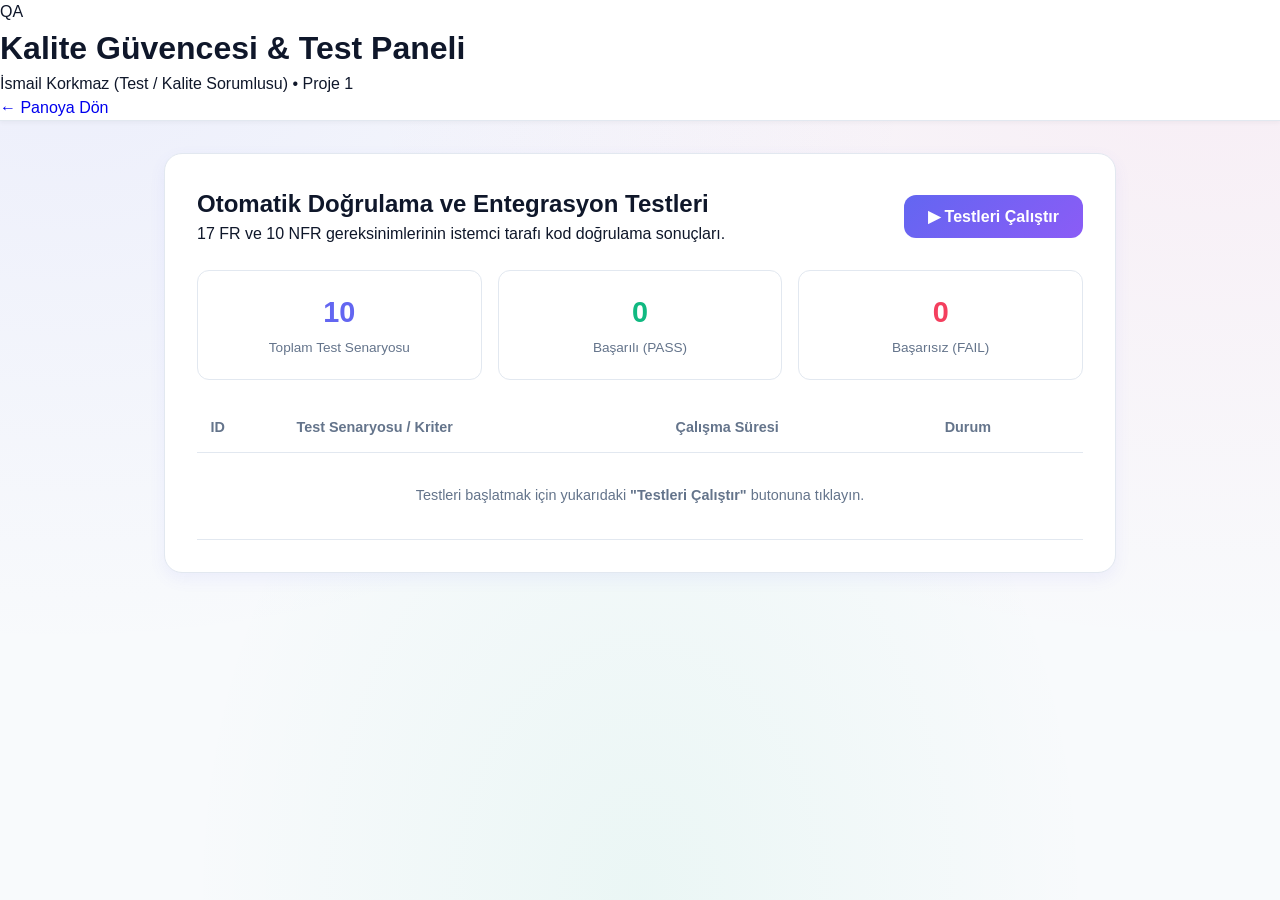
<file: akademix/test-runner.html>
<!DOCTYPE html>
<html lang="tr" data-theme="light">
<head>
  <meta charset="UTF-8">
  <meta name="viewport" content="width=device-width, initial-scale=1.0">
  <title>QA Otomatik Test Koşucu | Grup 4</title>
  <link rel="stylesheet" href="css/style.css">
  <style>
    .qa-container {
      max-width: 1000px;
      margin: 2rem auto;
      padding: 0 1.5rem;
    }
    .qa-card {
      background-color: var(--bg-surface);
      border: 1px solid var(--border-color);
      border-radius: var(--radius-lg);
      padding: 2rem;
      box-shadow: var(--shadow-md);
      margin-bottom: 2rem;
    }
    .qa-header {
      display: flex;
      justify-content: space-between;
      align-items: center;
      margin-bottom: 1.5rem;
    }
    .btn-run-tests {
      background: linear-gradient(135deg, var(--primary), #8b5cf6);
      color: white;
      border: none;
      padding: 0.75rem 1.5rem;
      border-radius: var(--radius-md);
      font-size: 1rem;
      font-weight: 700;
      cursor: pointer;
      display: flex;
      align-items: center;
      gap: 0.5rem;
      transition: transform var(--transition-fast);
    }
    .btn-run-tests:hover {
      transform: translateY(-2px);
    }
    .test-summary-boxes {
      display: grid;
      grid-template-columns: repeat(3, 1fr);
      gap: 1rem;
      margin-bottom: 1.5rem;
    }
    .summary-box {
      background-color: var(--bg-surface-elevated);
      border: 1px solid var(--border-color);
      border-radius: var(--radius-md);
      padding: 1.25rem;
      text-align: center;
    }
    .summary-box h3 {
      font-size: 1.8rem;
      font-weight: 800;
      margin-bottom: 0.25rem;
    }
    .summary-box p {
      font-size: 0.85rem;
      color: var(--text-muted);
    }
    .box-passed h3 { color: var(--success); }
    .box-failed h3 { color: var(--danger); }
    .box-total h3 { color: var(--primary); }

    .test-table {
      width: 100%;
      border-collapse: collapse;
      font-size: 0.9rem;
    }
    .test-table th, .test-table td {
      padding: 0.85rem;
      text-align: left;
      border-bottom: 1px solid var(--border-color);
    }
    .test-table th {
      background-color: var(--bg-surface-elevated);
      font-weight: 700;
      color: var(--text-muted);
    }
    .status-badge {
      font-size: 0.75rem;
      font-weight: 800;
      padding: 0.25rem 0.65rem;
      border-radius: var(--radius-full);
      display: inline-block;
    }
    .status-pass {
      background-color: var(--success-light);
      color: var(--success);
    }
    .status-fail {
      background-color: #fee2e2;
      color: #b91c1c;
    }
  </style>
</head>
<body>

  <header class="app-header">
    <div class="header-container">
      <div class="logo-area">
        <div class="logo-icon">QA</div>
        <div class="logo-text">
          <h1>Kalite Güvencesi & Test Paneli</h1>
          <span class="logo-subtitle">İsmail Korkmaz (Test / Kalite Sorumlusu) • Proje 1</span>
        </div>
      </div>
      <div class="header-actions">
        <a href="index.html" class="btn-theme" style="text-decoration:none;">← Panoya Dön</a>
      </div>
    </div>
  </header>

  <main class="qa-container">
    <div class="qa-card">
      <div class="qa-header">
        <div>
          <h2>Otomatik Doğrulama ve Entegrasyon Testleri</h2>
          <p class="text-muted">17 FR ve 10 NFR gereksinimlerinin istemci tarafı kod doğrulama sonuçları.</p>
        </div>
        <button id="btn-start-tests" class="btn-run-tests">
          ▶ Testleri Çalıştır
        </button>
      </div>

      <div class="test-summary-boxes">
        <div class="summary-box box-total">
          <h3 id="stat-total">10</h3>
          <p>Toplam Test Senaryosu</p>
        </div>
        <div class="summary-box box-passed">
          <h3 id="stat-passed">0</h3>
          <p>Başarılı (PASS)</p>
        </div>
        <div class="summary-box box-failed">
          <h3 id="stat-failed">0</h3>
          <p>Başarısız (FAIL)</p>
        </div>
      </div>

      <table class="test-table" aria-label="Otomatik test sonuç tablosu">
        <thead>
          <tr>
            <th>ID</th>
            <th>Test Senaryosu / Kriter</th>
            <th>Çalışma Süresi</th>
            <th>Durum</th>
          </tr>
        </thead>
        <tbody id="test-results-tbody">
          <tr>
            <td colspan="4" style="text-align:center; color:var(--text-muted); padding:2rem;">
              Testleri başlatmak için yukarıdaki <strong>"Testleri Çalıştır"</strong> butonuna tıklayın.
            </td>
          </tr>
        </tbody>
      </table>
    </div>
  </main>

  <script type="module">
    import { TestRunner } from "./js/tests.js";

    const btn = document.getElementById("btn-start-tests");
    const tbody = document.getElementById("test-results-tbody");
    const passedElem = document.getElementById("stat-passed");
    const failedElem = document.getElementById("stat-failed");
    const totalElem = document.getElementById("stat-total");

    btn.addEventListener("click", async () => {
      btn.disabled = true;
      btn.textContent = "⏳ Testler Koşuluyor...";
      tbody.innerHTML = "";

      let passCount = 0;
      let failCount = 0;

      await TestRunner.runAllTests((result) => {
        if (result.status === "PASS") passCount++;
        else failCount++;

        passedElem.textContent = passCount;
        failedElem.textContent = failCount;

        const tr = document.createElement("tr");
        tr.innerHTML = `
          <td><strong>${result.id}</strong></td>
          <td>
            ${result.name}
            ${result.error ? `<div style="color:var(--danger); font-size:0.8rem; margin-top:0.25rem;">Hata: ${result.error}</div>` : ""}
          </td>
          <td>${result.duration}</td>
          <td>
            <span class="status-badge ${result.status === "PASS" ? "status-pass" : "status-fail"}">
              ${result.status}
            </span>
          </td>
        `;
        tbody.appendChild(tr);
      });

      btn.disabled = false;
      btn.textContent = "✓ Testler Tamamlandı (Yeniden Çalıştır)";
    });
  </script>
</body>
</html>
</file>
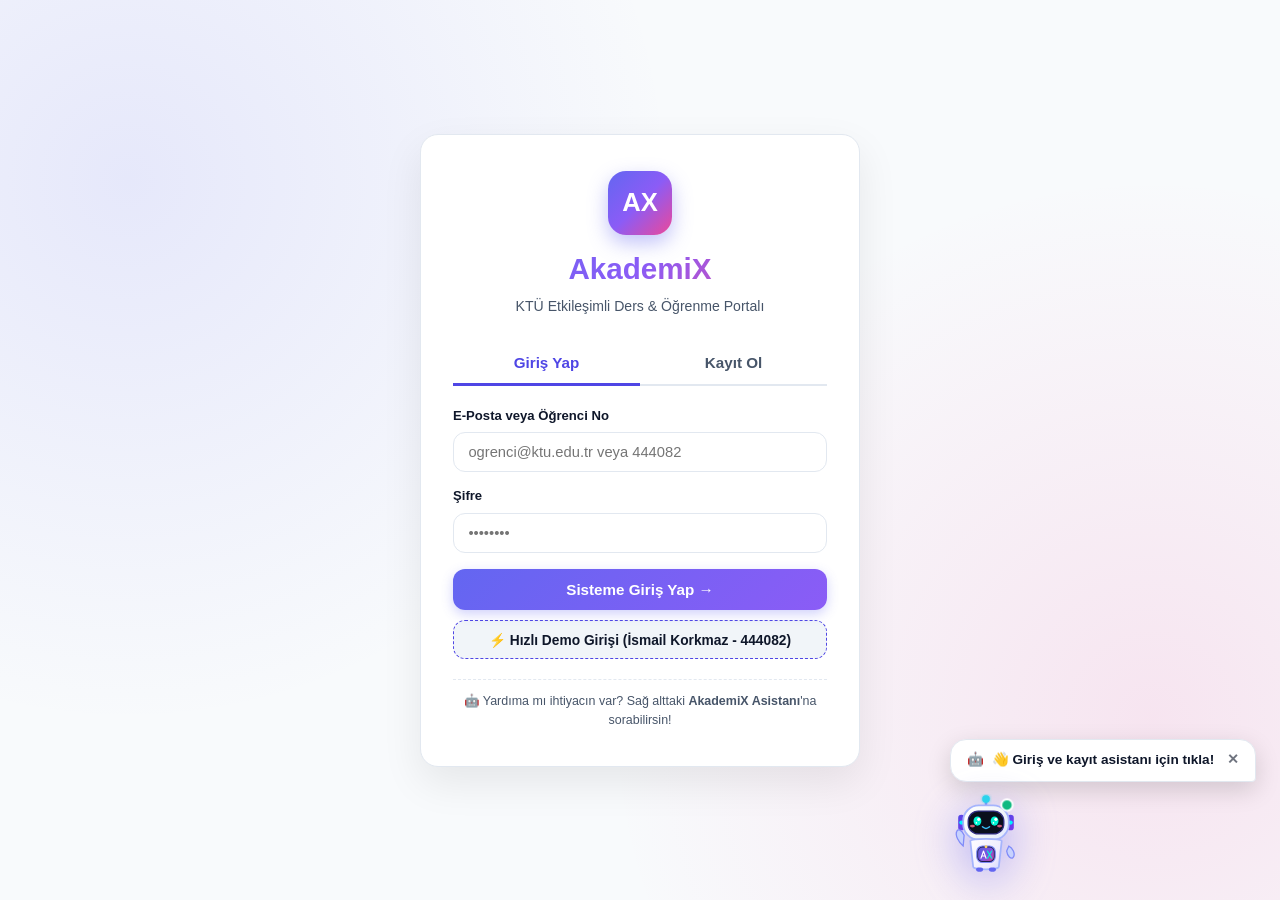
<file: src/test-runner.html>
<!DOCTYPE html>
<html lang="tr">
<head>
  <meta charset="UTF-8">
  <meta name="viewport" content="width=device-width, initial-scale=1.0">
  <title>AkademiX Test Koşucu | Grup 4</title>
  <!-- Testler gerçek uygulama üzerinde çalışır: index.html?test=1 -->
  <meta http-equiv="refresh" content="0; url=index.html?test=1">
  <style>
    body { font-family: system-ui, sans-serif; max-width: 640px; margin: 3rem auto; padding: 0 1rem; line-height: 1.6; }
    a { font-weight: 700; }
  </style>
</head>
<body>
  <h1>🧪 AkademiX Otomatik Kabul Testleri</h1>
  <p>Testler, uygulamanın gerçek sayfası ve gerçek kodu üzerinde çalışır. Yönlendiriliyorsunuz…</p>
  <p>Yönlendirme olmazsa: <a href="index.html?test=1">Testleri çalıştır</a></p>
  <p>Test kodu: <code>src/js/tests.js</code> · Senaryolar: <code>docs/test-senaryolari.md</code></p>
</body>
</html>
</file>
<file: src/css/style.css>
/* ==========================================================================
   KampüsAkış (CampusFlow) - KTÜ Etkileşimli Ders & Başarı Portalı
   Canlı, Renkli, Modern Dashboard & Kusursuz Karanlık Mod
   ========================================================================== */

:root {
  /* Aydınlık Mod - Canlı & Ferah Palet */
  --bg-primary: #f8fafc;
  --bg-surface: #ffffff;
  --bg-card: #ffffff;
  --bg-hover: #f1f5f9;
  --border-color: #e2e8f0;
  --border-light: #f1f5f9;

  --text-main: #0f172a;
  --text-muted: #475569;
  --text-light: #64748b;

  --primary: #4f46e5; /* Canlı İndigo (WCAG AA 4.5:1 kontrast uyumlu) */
  --primary-gradient: linear-gradient(135deg, #6366f1 0%, #8b5cf6 100%);
  --success-gradient: linear-gradient(135deg, #10b981 0%, #059669 100%);
  --warning-gradient: linear-gradient(135deg, #f59e0b 0%, #d97706 100%);
  --danger-gradient: linear-gradient(135deg, #f43f5e 0%, #e11d48 100%);
  --cyan-gradient: linear-gradient(135deg, #06b6d4 0%, #0284c7 100%);

  --primary-light: #eef2ff;
  --success: #10b981;
  --success-light: #ecfdf5;
  --warning: #f59e0b;
  --warning-light: #fffbeb;
  --danger: #f43f5e;
  --danger-light: #fff1f2;

  --radius-sm: 6px;
  --radius-md: 12px;
  --radius-lg: 18px;

  --shadow-sm: 0 2px 4px rgba(0,0,0,0.04);
  --shadow-md: 0 6px 16px rgba(99, 102, 241, 0.08);
  --shadow-lg: 0 12px 28px rgba(0,0,0,0.12);
}

[data-theme="dark"] {
  /* Karanlık Mod - Canlı Neon Vurgulu Lüks Gece Paleti */
  --bg-primary: #090d16;
  --bg-surface: #111827;
  --bg-card: #172136;
  --bg-hover: #1f2d47;
  --border-color: #273754;
  --border-light: #1f2c42;

  --text-main: #f8fafc;
  --text-muted: #94a3b8;
  --text-light: #64748b;

  --primary: #818cf8;
  --primary-gradient: linear-gradient(135deg, #6366f1 0%, #a855f7 100%);
  --success-gradient: linear-gradient(135deg, #059669 0%, #10b981 100%);
  --warning-gradient: linear-gradient(135deg, #d97706 0%, #f59e0b 100%);
  --danger-gradient: linear-gradient(135deg, #e11d48 0%, #fb7185 100%);

  --primary-light: #1e1b4b;
  --success: #34d399;
  --success-light: #064e3b;
  --warning: #fbbf24;
  --warning-light: #451a03;
  --danger: #fb7185;
  --danger-light: #4c0519;

  --shadow-sm: 0 2px 8px rgba(0,0,0,0.4);
  --shadow-md: 0 6px 20px rgba(0,0,0,0.6);
  --shadow-lg: 0 12px 30px rgba(0,0,0,0.8);
}

* {
  margin: 0;
  padding: 0;
  box-sizing: border-box;
}

body {
  font-family: -apple-system, BlinkMacSystemFont, "Segoe UI", Roboto, "Helvetica Neue", Arial, sans-serif;
  background-color: var(--bg-primary);
  background-image: 
    radial-gradient(at 5% 5%, rgba(99, 102, 241, 0.08) 0px, transparent 50%),
    radial-gradient(at 95% 5%, rgba(236, 72, 153, 0.07) 0px, transparent 50%),
    radial-gradient(at 50% 100%, rgba(16, 185, 129, 0.06) 0px, transparent 50%);
  background-attachment: fixed;
  color: var(--text-main);
  line-height: 1.5;
  transition: background-color 0.25s ease, color 0.25s ease;
}

[data-theme="dark"] body {
  background-image: 
    radial-gradient(at 5% 5%, rgba(99, 102, 241, 0.16) 0px, transparent 50%),
    radial-gradient(at 95% 5%, rgba(168, 85, 247, 0.13) 0px, transparent 50%),
    radial-gradient(at 50% 100%, rgba(6, 182, 212, 0.10) 0px, transparent 50%);
}

/* Auth / Giriş Ekranı */
.auth-wrapper {
  min-height: 100vh;
  display: flex;
  align-items: center;
  justify-content: center;
  padding: 1.5rem;
  background: radial-gradient(circle at 10% 20%, rgba(99, 102, 241, 0.12) 0%, transparent 40%),
              radial-gradient(circle at 90% 80%, rgba(236, 72, 153, 0.12) 0%, transparent 40%),
              var(--bg-primary);
  position: relative;
}

.auth-card {
  width: 100%;
  max-width: 440px;
  background-color: var(--bg-surface);
  border: 1px solid var(--border-color);
  border-radius: var(--radius-lg);
  padding: 2.25rem 2rem;
  box-shadow: 0 16px 40px rgba(0, 0, 0, 0.08);
  position: relative;
}

.auth-logo-badge {
  width: 64px;
  height: 64px;
  background: var(--primary-gradient);
  color: white;
  border-radius: var(--radius-md);
  display: flex;
  align-items: center;
  justify-content: center;
  font-size: 2rem;
  margin: 0 auto 1.25rem auto;
  box-shadow: 0 8px 16px rgba(99, 102, 241, 0.3);
}

.auth-header h2 {
  font-size: 1.5rem;
  font-weight: 800;
  background: var(--primary-gradient);
  -webkit-background-clip: text;
  -webkit-text-fill-color: transparent;
}

.auth-tabs {
  display: flex;
  border-bottom: 2px solid var(--border-color);
  margin: 1.5rem 0;
}

.auth-tab {
  flex: 1;
  padding: 0.75rem;
  background: none;
  border: none;
  font-size: 0.95rem;
  font-weight: 700;
  color: var(--text-muted);
  cursor: pointer;
  text-align: center;
  border-bottom: 3px solid transparent;
  margin-bottom: -2px;
}

.auth-tab.active {
  color: var(--primary);
  border-bottom-color: var(--primary);
}

.form-group {
  margin-bottom: 1.1rem;
}

.form-label {
  display: block;
  font-size: 0.82rem;
  font-weight: 700;
  margin-bottom: 0.4rem;
  color: var(--text-main);
}

.form-input {
  width: 100%;
  padding: 0.7rem 0.9rem;
  border-radius: var(--radius-md);
  border: 1px solid var(--border-color);
  background-color: var(--bg-card);
  color: var(--text-main);
  font-size: 0.92rem;
  outline: none;
  transition: all 0.2s;
}

.form-input:focus {
  border-color: var(--primary);
  box-shadow: 0 0 0 3px rgba(99, 102, 241, 0.2);
}

.btn-submit {
  width: 100%;
  padding: 0.85rem;
  background: var(--primary-gradient);
  color: white;
  border: none;
  border-radius: var(--radius-md);
  font-weight: 800;
  font-size: 1rem;
  cursor: pointer;
  box-shadow: 0 4px 12px rgba(99, 102, 241, 0.3);
  transition: transform 0.15s;
}

.btn-submit:hover {
  transform: translateY(-2px);
}

.btn-quick-login {
  width: 100%;
  margin-top: 1rem;
  padding: 0.75rem;
  background-color: var(--bg-hover);
  border: 1px dashed var(--primary);
  border-radius: var(--radius-md);
  font-size: 0.85rem;
  font-weight: 700;
  color: var(--primary);
  cursor: pointer;
  transition: background-color 0.2s;
}

.btn-quick-login:hover {
  background-color: var(--primary-light);
}

/* Portal Navbar */
.app-header {
  background-color: var(--bg-surface);
  border-bottom: 1px solid var(--border-color);
  position: sticky;
  top: 0;
  z-index: 50;
  box-shadow: var(--shadow-sm);
}

.header-inner {
  max-width: 1320px;
  margin: 0 auto;
  padding: 0.85rem 1.5rem;
  display: flex;
  justify-content: space-between;
  align-items: center;
}

.portal-brand {
  display: flex;
  align-items: center;
  gap: 0.85rem;
}

.portal-badge {
  background: var(--primary-gradient);
  color: white;
  padding: 0.5rem 0.8rem;
  border-radius: var(--radius-md);
  font-weight: 900;
  font-size: 1.1rem;
  box-shadow: 0 4px 10px rgba(99, 102, 241, 0.3);
}

.portal-titles h1 {
  font-size: 1.25rem;
  font-weight: 800;
  letter-spacing: -0.02em;
}

.portal-titles p {
  font-size: 0.78rem;
  color: var(--text-muted);
}

.header-user-controls {
  display: flex;
  align-items: center;
  gap: 0.75rem;
}

.student-tag {
  display: flex;
  align-items: center;
  gap: 0.5rem;
  background: var(--bg-card);
  padding: 0.4rem 0.85rem;
  border-radius: var(--radius-md);
  border: 1px solid var(--border-color);
  font-size: 0.85rem;
}

.btn-action {
  padding: 0.5rem 0.95rem;
  border-radius: var(--radius-md);
  border: 1px solid var(--border-color);
  background-color: var(--bg-surface);
  color: var(--text-main);
  font-size: 0.82rem;
  font-weight: 700;
  cursor: pointer;
  text-decoration: none;
  display: inline-flex;
  align-items: center;
  gap: 0.4rem;
  transition: all 0.15s;
}

.btn-action:hover {
  background-color: var(--bg-hover);
  border-color: var(--primary);
}

.btn-action-primary {
  background: var(--primary-gradient);
  color: white;
  border: none;
  box-shadow: 0 4px 10px rgba(99, 102, 241, 0.25);
}

.btn-action-primary:hover {
  transform: translateY(-1px);
}

/* Dashboard Wrapper */
.dashboard-container {
  max-width: 1320px;
  margin: 1.75rem auto;
  padding: 0 1.5rem 3rem 1.5rem;
}

/* Modül 1: İlerleme & Canlı İstatistikler */
.overview-panel {
  background: var(--bg-surface);
  border: 1px solid var(--border-color);
  border-radius: var(--radius-lg);
  padding: 1.75rem;
  margin-bottom: 2rem;
  box-shadow: var(--shadow-sm);
  position: relative;
  overflow: hidden;
}

.overview-panel::before {
  content: "";
  position: absolute;
  top: 0;
  left: 0;
  width: 100%;
  height: 5px;
  background: linear-gradient(90deg, #6366f1, #ec4899, #10b981, #f59e0b);
}

.overview-top {
  display: flex;
  justify-content: space-between;
  align-items: center;
  margin-bottom: 1.25rem;
}

.progress-bar-container {
  height: 16px;
  background-color: var(--bg-hover);
  border: 1px solid var(--border-color);
  border-radius: 999px;
  overflow: hidden;
  margin-bottom: 1.25rem;
}

.progress-bar-fill {
  height: 100%;
  background: linear-gradient(90deg, #6366f1, #8b5cf6, #10b981);
  border-radius: 999px;
  transition: width 0.5s cubic-bezier(0.4, 0, 0.2, 1);
}

/* 4 Renkli Sayaç Kartı */
.stat-pills {
  display: grid;
  grid-template-columns: repeat(4, 1fr);
  gap: 1.25rem;
}

.stat-pill {
  background: var(--bg-card);
  border: 1px solid var(--border-color);
  border-radius: var(--radius-md);
  padding: 1.15rem 1.25rem;
  display: flex;
  align-items: center;
  gap: 1.15rem;
  box-shadow: var(--shadow-sm);
  cursor: pointer;
  user-select: none;
  transition: all 0.25s cubic-bezier(0.16, 1, 0.3, 1);
  position: relative;
  overflow: hidden;
}

.stat-pill:nth-child(1) {
  border-left: 4px solid #06b6d4;
  background: linear-gradient(135deg, var(--bg-card) 65%, rgba(6, 182, 212, 0.08));
}
.stat-pill:nth-child(1):hover {
  transform: translateY(-4px);
  box-shadow: 0 10px 25px rgba(6, 182, 212, 0.22);
  border-color: #06b6d4;
}

.stat-pill:nth-child(2) {
  border-left: 4px solid #10b981;
  background: linear-gradient(135deg, var(--bg-card) 65%, rgba(16, 185, 129, 0.08));
}
.stat-pill:nth-child(2):hover {
  transform: translateY(-4px);
  box-shadow: 0 10px 25px rgba(16, 185, 129, 0.22);
  border-color: #10b981;
}

.stat-pill:nth-child(3) {
  border-left: 4px solid #8b5cf6;
  background: linear-gradient(135deg, var(--bg-card) 65%, rgba(139, 92, 246, 0.08));
}
.stat-pill:nth-child(3):hover {
  transform: translateY(-4px);
  box-shadow: 0 10px 25px rgba(139, 92, 246, 0.22);
  border-color: #8b5cf6;
}

.stat-pill:nth-child(4) {
  border-left: 4px solid #f43f5e;
  background: linear-gradient(135deg, var(--bg-card) 65%, rgba(244, 63, 94, 0.08));
}
.stat-pill:nth-child(4):hover {
  transform: translateY(-4px);
  box-shadow: 0 10px 25px rgba(244, 63, 94, 0.22);
  border-color: #f43f5e;
}

.stat-pill:active {
  transform: translateY(-1px);
}

#tasks-section {
  scroll-margin-top: 90px;
}

.stat-pill-icon {
  width: 52px;
  height: 52px;
  border-radius: var(--radius-md);
  display: flex;
  align-items: center;
  justify-content: center;
  font-size: 1.6rem;
  color: white;
}

.icon-blue { background: var(--cyan-gradient); }
.icon-green { background: var(--success-gradient); }
.icon-purple { background: var(--primary-gradient); }
.icon-red { background: var(--danger-gradient); }

.stat-pill-num {
  font-size: 1.6rem;
  font-weight: 800;
  line-height: 1.1;
}

.stat-pill-label {
  font-size: 0.78rem;
  color: var(--text-muted);
  text-transform: uppercase;
  font-weight: 700;
  margin-top: 0.2rem;
}

/* Modül 2: Haftalık Kartlar Grid */
.weeks-grid {
  display: grid;
  grid-template-columns: repeat(4, 1fr);
  gap: 1.25rem;
  margin-bottom: 2.25rem;
}

.week-card {
  background-color: var(--bg-surface);
  border: 1px solid var(--border-color);
  border-radius: var(--radius-md);
  padding: 1.4rem;
  cursor: pointer;
  transition: all 0.25s cubic-bezier(0.16, 1, 0.3, 1);
  display: flex;
  flex-direction: column;
  position: relative;
  overflow: hidden;
}

.weeks-grid .week-card:nth-child(1) { border-top: 4px solid #10b981; }
.weeks-grid .week-card:nth-child(2) { border-top: 4px solid #6366f1; }
.weeks-grid .week-card:nth-child(3) { border-top: 4px solid #06b6d4; }
.weeks-grid .week-card:nth-child(4) { border-top: 4px solid #f59e0b; }

.week-card:hover {
  box-shadow: 0 10px 25px rgba(99, 102, 241, 0.16);
  transform: translateY(-4px);
}

.week-card.active {
  border: 2px solid var(--primary);
  border-top: 4px solid var(--primary);
  box-shadow: 0 8px 24px rgba(99, 102, 241, 0.2);
  background: linear-gradient(180deg, rgba(99, 102, 241, 0.04) 0%, var(--bg-card) 100%);
}

.badge-status {
  font-size: 0.75rem;
  font-weight: 800;
  padding: 0.3rem 0.7rem;
  border-radius: 999px;
  display: inline-block;
  margin-bottom: 0.75rem;
}

.badge-done { background: var(--success-light); color: var(--success); }
.badge-active { background: var(--primary-light); color: var(--primary); }
.badge-future { background: var(--bg-hover); color: var(--text-muted); }

.week-card h4 {
  font-size: 1rem;
  font-weight: 800;
  margin-bottom: 0.4rem;
}

.week-card p {
  font-size: 0.85rem;
  color: var(--text-muted);
  flex: 1;
  margin-bottom: 1rem;
}

.week-card-footer {
  font-size: 0.85rem;
  font-weight: 700;
  color: var(--primary);
  border-top: 1px solid var(--border-color);
  padding-top: 0.75rem;
}

/* İki Sütunlu Çalışma Alanı */
.main-two-col {
  display: grid;
  grid-template-columns: 1.8fr 1.2fr;
  gap: 1.75rem;
}

/* Modül 3: Görev Paneli */
.tasks-panel {
  background-color: var(--bg-surface);
  border: 1px solid var(--border-color);
  border-top: 3.5px solid #06b6d4;
  border-radius: var(--radius-lg);
  padding: 1.75rem;
  box-shadow: var(--shadow-sm);
}

.tasks-toolbar {
  display: flex;
  gap: 0.75rem;
  margin-bottom: 1.5rem;
  flex-wrap: wrap;
}

.search-field {
  flex: 1;
  min-width: 200px;
}

.filter-btn-group {
  display: flex;
  gap: 0.35rem;
}

.btn-filter-tag {
  background: var(--bg-card);
  border: 1px solid var(--border-color);
  color: var(--text-muted);
  padding: 0.5rem 0.85rem;
  border-radius: var(--radius-md);
  font-size: 0.82rem;
  font-weight: 700;
  cursor: pointer;
}

.btn-filter-tag.active {
  background: var(--primary-gradient);
  color: white;
  border-color: transparent;
}

.tasks-list-box {
  display: flex;
  flex-direction: column;
  gap: 0.85rem;
}

.task-row {
  display: flex;
  align-items: flex-start;
  gap: 1rem;
  padding: 1rem;
  border: 1px solid var(--border-color);
  border-radius: var(--radius-md);
  background-color: var(--bg-card);
  transition: all 0.15s ease;
}

.task-row:hover {
  border-color: var(--primary);
  transform: translateX(2px);
}

.task-row.completed {
  /* opacity metni soluklaştırıp kontrastı AA sınırının altına düşürüyordu (Issue #3 testi) */
  background-color: var(--bg-hover);
}

.task-row.completed .task-title {
  text-decoration: line-through;
  color: var(--text-muted);
}

/* Aydınlık temada tamamlanmış görev metni en az 4.5:1 kontrast (WCAG AA) */
[data-theme="light"] .task-row.completed .task-title,
[data-theme="light"] .task-row.completed .task-desc {
  color: #475569;
}

.task-checkbox-input {
  width: 20px;
  height: 20px;
  cursor: pointer;
  accent-color: var(--primary);
  margin-top: 0.2rem;
}

.task-body {
  flex: 1;
}

.task-badges {
  display: flex;
  gap: 0.45rem;
  margin-bottom: 0.3rem;
}

.mini-badge {
  font-size: 0.72rem;
  font-weight: 700;
  padding: 0.2rem 0.55rem;
  border-radius: var(--radius-sm);
  background-color: var(--bg-surface);
  border: 1px solid var(--border-color);
}

.badge-p-high { background-color: var(--danger-light); color: var(--danger); border-color: var(--danger); }
.badge-p-mid { background-color: var(--warning-light); color: var(--warning); border-color: var(--warning); }

.task-title {
  font-size: 0.98rem;
  font-weight: 700;
}

.task-desc {
  font-size: 0.85rem;
  color: var(--text-muted);
  margin-top: 0.15rem;
}

/* Yan Panel Panelleri */
.side-stack {
  display: flex;
  flex-direction: column;
  gap: 1.75rem;
}

.side-card {
  background-color: var(--bg-surface);
  border: 1px solid var(--border-color);
  border-radius: var(--radius-lg);
  padding: 1.5rem;
  box-shadow: var(--shadow-sm);
  transition: all 0.25s ease;
}

.side-card:hover {
  box-shadow: var(--shadow-md);
}

.side-stack .side-card:nth-child(1) { border-top: 3.5px solid #6366f1; }
.side-stack .side-card:nth-child(2) { border-top: 3.5px solid #8b5cf6; }
.side-stack .side-card:nth-child(3) { border-top: 3.5px solid #f59e0b; }

.side-card-title {
  font-size: 1.05rem;
  font-weight: 800;
  margin-bottom: 1rem;
  display: flex;
  justify-content: space-between;
  align-items: center;
}

.portal-table {
  width: 100%;
  border-collapse: collapse;
  font-size: 0.88rem;
}

.portal-table th, .portal-table td {
  padding: 0.65rem 0.5rem;
  text-align: left;
  border-bottom: 1px solid var(--border-color);
}

.portal-table th {
  color: var(--text-muted);
  font-weight: 700;
  font-size: 0.78rem;
  text-transform: uppercase;
}

.input-num-grade {
  width: 75px;
  padding: 0.45rem;
  border-radius: var(--radius-sm);
  border: 1px solid var(--border-color);
  background: var(--bg-card);
  color: var(--text-main);
  font-weight: 800;
  font-size: 0.95rem;
}

/* Modallar */
.modal-overlay {
  position: fixed;
  top: 0;
  left: 0;
  width: 100%;
  height: 100%;
  background: rgba(0,0,0,0.65);
  display: none;
  align-items: center;
  justify-content: center;
  z-index: 100;
  backdrop-filter: blur(4px);
}

.modal-content {
  background: var(--bg-surface);
  border-radius: var(--radius-lg);
  padding: 2.25rem;
  max-width: 520px;
  width: 90%;
  border: 1px solid var(--border-color);
  box-shadow: var(--shadow-lg);
}

.modal-header {
  display: flex;
  justify-content: space-between;
  align-items: center;
  margin-bottom: 1.25rem;
}

.modal-close-btn {
  background: none;
  border: none;
  font-size: 1.6rem;
  color: var(--text-muted);
  cursor: pointer;
}

/* Toast */
.toast-bar {
  position: fixed;
  bottom: 2rem;
  right: 2rem;
  background-color: var(--text-main);
  color: var(--bg-primary);
  padding: 0.85rem 1.4rem;
  border-radius: var(--radius-md);
  font-size: 0.9rem;
  font-weight: 700;
  box-shadow: var(--shadow-lg);
  display: none;
  z-index: 120;
}

/* Klavye odağı görünür olsun (Issue #5 - erişilebilirlik) */
[role="button"]:focus-visible,
button:focus-visible,
a:focus-visible,
input:focus-visible,
select:focus-visible,
textarea:focus-visible {
  outline: 3px solid var(--primary);
  outline-offset: 2px;
}
[role="button"] {
  cursor: pointer;
}

/* Responsive */
@media (max-width: 992px) {
  .weeks-grid { grid-template-columns: repeat(2, 1fr); }
  .main-two-col { grid-template-columns: 1fr; }
  .stat-pills { grid-template-columns: repeat(2, 1fr); }
}

@media (max-width: 600px) {
  .weeks-grid { grid-template-columns: 1fr; }
  .stat-pills { grid-template-columns: 1fr; }
}

/* ==========================================================================
   ZENITH AI - AKILLI KAMPÜS & DERS DANIŞMANI (Floating Widget)
   ========================================================================== */
.ai-widget-wrapper {
  position: fixed;
  bottom: 24px;
  right: 24px;
  z-index: 9999;
  display: flex;
  flex-direction: column;
  align-items: flex-end;
  pointer-events: none;
}

.ai-widget-wrapper * {
  pointer-events: auto;
}

.ai-speech-bubble {
  background: var(--bg-surface);
  color: var(--text-main);
  padding: 0.65rem 1rem;
  border-radius: 16px 16px 4px 16px;
  box-shadow: 0 8px 24px rgba(0, 0, 0, 0.15);
  border: 1px solid var(--border-color);
  font-size: 0.85rem;
  font-weight: 700;
  display: flex;
  align-items: center;
  gap: 0.5rem;
  margin-bottom: 0.75rem;
  cursor: pointer;
  animation: floatBubble 3s ease-in-out infinite;
  transition: all 0.2s ease;
  white-space: nowrap;
}

.ai-speech-bubble:hover {
  transform: translateY(-2px);
  border-color: var(--primary);
  box-shadow: 0 10px 28px rgba(99, 102, 241, 0.25);
}

@keyframes floatBubble {
  0%, 100% { transform: translateY(0); }
  50% { transform: translateY(-5px); }
}

.ai-floating-btn {
  width: auto;
  height: auto;
  background: none;
  border: none;
  cursor: pointer;
  display: flex;
  align-items: center;
  justify-content: center;
  position: relative;
  filter: drop-shadow(0 10px 22px rgba(99, 102, 241, 0.45));
  transition: all 0.3s cubic-bezier(0.16, 1, 0.3, 1);
  animation: robotHover 3.5s ease-in-out infinite;
  padding: 0;
}

.ai-floating-btn:hover {
  transform: scale(1.12) translateY(-6px);
  filter: drop-shadow(0 14px 28px rgba(236, 72, 153, 0.6));
}

.ai-floating-btn:active {
  transform: scale(0.96);
}

@keyframes robotHover {
  0%, 100% { transform: translateY(0) rotate(0deg); }
  50% { transform: translateY(-8px) rotate(2deg); }
}

.ai-badge-pulse {
  position: absolute;
  top: 2px;
  right: 2px;
  width: 14px;
  height: 14px;
  border-radius: 50%;
  background: #10b981;
  border: 2px solid white;
  animation: pulseGreen 2s infinite;
}

@keyframes pulseGreen {
  0% { transform: scale(0.95); box-shadow: 0 0 0 0 rgba(16, 185, 129, 0.7); }
  70% { transform: scale(1); box-shadow: 0 0 0 8px rgba(16, 185, 129, 0); }
  100% { transform: scale(0.95); box-shadow: 0 0 0 0 rgba(16, 185, 129, 0); }
}

.ai-chat-drawer {
  position: fixed;
  bottom: 98px;
  right: 24px;
  width: 410px;
  max-width: calc(100vw - 32px);
  height: 590px;
  max-height: calc(100vh - 120px);
  background: var(--bg-surface);
  border: 1px solid var(--border-color);
  border-radius: 22px;
  box-shadow: 0 20px 60px rgba(0, 0, 0, 0.28);
  display: flex;
  flex-direction: column;
  overflow: hidden;
  z-index: 10000;
  transform: translateY(20px) scale(0.95);
  opacity: 0;
  pointer-events: none;
  transition: all 0.28s cubic-bezier(0.16, 1, 0.3, 1);
}

.ai-chat-drawer.open {
  transform: translateY(0) scale(1);
  opacity: 1;
  pointer-events: auto;
}

.ai-drawer-header {
  padding: 1.1rem 1.25rem;
  background: linear-gradient(135deg, rgba(99, 102, 241, 0.12) 0%, rgba(236, 72, 153, 0.09) 100%);
  border-bottom: 1px solid var(--border-color);
  display: flex;
  align-items: center;
  justify-content: space-between;
}

.ai-header-left {
  display: flex;
  align-items: center;
  gap: 0.75rem;
}

.ai-avatar {
  width: 42px;
  height: 42px;
  border-radius: 12px;
  background: linear-gradient(135deg, #6366f1, #ec4899);
  color: white;
  display: flex;
  align-items: center;
  justify-content: center;
  font-size: 1.35rem;
  box-shadow: 0 4px 12px rgba(99, 102, 241, 0.3);
}

.ai-header-title {
  font-weight: 800;
  font-size: 1rem;
  color: var(--text-main);
  line-height: 1.2;
}

.ai-header-status {
  font-size: 0.75rem;
  color: var(--success);
  font-weight: 600;
  display: flex;
  align-items: center;
  gap: 0.35rem;
  margin-top: 0.15rem;
}

.ai-status-dot {
  width: 7px;
  height: 7px;
  border-radius: 50%;
  background: var(--success);
}

.ai-header-actions {
  display: flex;
  gap: 0.4rem;
}

.ai-btn-icon {
  background: var(--bg-surface);
  border: 1px solid var(--border-color);
  width: 32px;
  height: 32px;
  border-radius: 8px;
  display: flex;
  align-items: center;
  justify-content: center;
  cursor: pointer;
  color: var(--text-muted);
  font-size: 0.95rem;
  transition: all 0.2s;
}

.ai-btn-icon:hover {
  background: var(--bg-hover);
  color: var(--text-main);
}

.ai-messages-container {
  flex: 1;
  padding: 1.25rem;
  overflow-y: auto;
  display: flex;
  flex-direction: column;
  gap: 1rem;
}

.ai-message {
  display: flex;
  gap: 0.65rem;
  max-width: 90%;
}

.ai-message.bot {
  align-self: flex-start;
}

.ai-message.user {
  align-self: flex-end;
  flex-direction: row-reverse;
}

.ai-msg-bubble {
  padding: 0.85rem 1.15rem;
  border-radius: 16px;
  font-size: 0.87rem;
  line-height: 1.55;
  box-shadow: var(--shadow-sm);
  word-break: break-word;
}

.ai-message.bot .ai-msg-bubble {
  background: var(--bg-card);
  color: var(--text-main);
  border: 1px solid var(--border-color);
  border-top-left-radius: 4px;
}

.ai-message.user .ai-msg-bubble {
  background: linear-gradient(135deg, #6366f1 0%, #8b5cf6 100%);
  color: white;
  border-top-right-radius: 4px;
}

.ai-cards-stack {
  margin-top: 0.65rem;
  display: flex;
  flex-direction: column;
  gap: 0.5rem;
}

.ai-mini-card {
  background: var(--bg-hover);
  border: 1px solid var(--border-color);
  border-radius: 10px;
  padding: 0.65rem 0.85rem;
  font-size: 0.82rem;
  display: flex;
  flex-direction: column;
  gap: 0.35rem;
  transition: all 0.2s;
}

.ai-mini-card:hover {
  border-color: var(--primary);
  background: var(--bg-surface);
}

.ai-card-title {
  font-weight: 700;
  color: var(--text-main);
}

.ai-card-footer {
  display: flex;
  align-items: center;
  justify-content: space-between;
  margin-top: 0.2rem;
}

.ai-card-btn {
  background: var(--primary-light);
  color: var(--primary);
  border: none;
  padding: 0.3rem 0.65rem;
  border-radius: 6px;
  font-size: 0.75rem;
  font-weight: 700;
  cursor: pointer;
  transition: all 0.2s;
}

.ai-card-btn:hover {
  background: var(--primary);
  color: white;
}

.ai-actions-stack {
  display: flex;
  flex-wrap: wrap;
  gap: 0.4rem;
  margin-top: 0.6rem;
}

.ai-chip-btn {
  background: var(--bg-surface);
  border: 1px solid var(--primary);
  color: var(--primary);
  padding: 0.35rem 0.75rem;
  border-radius: 999px;
  font-size: 0.78rem;
  font-weight: 700;
  cursor: pointer;
  transition: all 0.2s;
  box-shadow: 0 2px 6px rgba(99, 102, 241, 0.12);
}

.ai-chip-btn:hover {
  background: var(--primary);
  color: white;
  transform: translateY(-1px);
}

.ai-typing-indicator {
  display: flex;
  align-items: center;
  gap: 4px;
  padding: 0.5rem 0.8rem;
  background: var(--bg-hover);
  border-radius: 12px;
  width: fit-content;
}

.ai-typing-dot {
  width: 6px;
  height: 6px;
  border-radius: 50%;
  background: var(--text-muted);
  animation: typingBounce 1.4s infinite ease-in-out both;
}

.ai-typing-dot:nth-child(1) { animation-delay: -0.32s; }
.ai-typing-dot:nth-child(2) { animation-delay: -0.16s; }

@keyframes typingBounce {
  0%, 80%, 100% { transform: scale(0); }
  40% { transform: scale(1); }
}

.ai-quick-prompts-bar {
  padding: 0.6rem 1rem;
  border-top: 1px solid var(--border-color);
  background: var(--bg-hover);
  display: flex;
  gap: 0.5rem;
  overflow-x: auto;
  white-space: nowrap;
  scrollbar-width: none;
}
.ai-quick-prompts-bar::-webkit-scrollbar { display: none; }

.ai-quick-pill {
  background: var(--bg-surface);
  border: 1px solid var(--border-color);
  color: var(--text-muted);
  padding: 0.3rem 0.65rem;
  border-radius: 999px;
  font-size: 0.75rem;
  font-weight: 600;
  cursor: pointer;
  transition: all 0.2s;
}

.ai-quick-pill:hover {
  color: var(--primary);
  border-color: var(--primary);
}

.ai-input-form {
  padding: 0.85rem 1rem;
  border-top: 1px solid var(--border-color);
  display: flex;
  align-items: center;
  gap: 0.6rem;
  background: var(--bg-surface);
}

.ai-input-field {
  flex: 1;
  border: 1px solid var(--border-color);
  background: var(--bg-hover);
  color: var(--text-main);
  padding: 0.65rem 0.9rem;
  border-radius: 12px;
  font-size: 0.85rem;
  outline: none;
  transition: all 0.2s;
}

.ai-input-field:focus {
  border-color: var(--primary);
  background: var(--bg-surface);
  box-shadow: 0 0 0 3px rgba(99, 102, 241, 0.15);
}

.ai-btn-send {
  background: linear-gradient(135deg, #6366f1 0%, #8b5cf6 100%);
  color: white;
  border: none;
  width: 38px;
  height: 38px;
  border-radius: 10px;
  display: flex;
  align-items: center;
  justify-content: center;
  cursor: pointer;
  font-size: 1rem;
  box-shadow: 0 4px 12px rgba(99, 102, 241, 0.3);
  transition: all 0.2s;
}

.ai-btn-send:hover {
  transform: translateY(-2px);
  box-shadow: 0 6px 16px rgba(99, 102, 241, 0.45);
}

.task-focus-glow {
  animation: taskFlash 2s ease-in-out;
}

@keyframes taskFlash {
  0% { box-shadow: 0 0 0 0 rgba(99, 102, 241, 0.8); border-color: #6366f1; }
  50% { box-shadow: 0 0 0 8px rgba(99, 102, 241, 0.4); border-color: #ec4899; }
  100% { box-shadow: none; }
}


/* ==========================================================================
   DİNAMİK GÖREV KARTLARI GRİDİ & SİLME BUTONLARI
   ========================================================================== */
.cards-view-tabs {
  display: flex;
  gap: 0.5rem;
  background: var(--bg-hover);
  padding: 0.25rem;
  border-radius: 999px;
  border: 1px solid var(--border-color);
}

.btn-tab-toggle {
  background: transparent;
  border: none;
  padding: 0.35rem 0.85rem;
  border-radius: 999px;
  font-size: 0.8rem;
  font-weight: 700;
  color: var(--text-muted);
  cursor: pointer;
  transition: all 0.2s;
}

.btn-tab-toggle.active {
  background: var(--bg-surface);
  color: var(--primary);
  box-shadow: 0 2px 6px rgba(0, 0, 0, 0.08);
}

.task-cards-grid {
  display: grid;
  grid-template-columns: repeat(auto-fill, minmax(280px, 1fr));
  gap: 1.25rem;
  max-height: 480px;
  overflow-y: auto;
  padding: 0.25rem 0.25rem 0.75rem 0.25rem;
  scrollbar-width: thin;
}

.task-card-item {
  background-color: var(--bg-surface);
  border: 1px solid var(--border-color);
  border-radius: var(--radius-md);
  padding: 1.2rem;
  display: flex;
  flex-direction: column;
  justify-content: space-between;
  gap: 0.75rem;
  box-shadow: var(--shadow-sm);
  transition: all 0.25s cubic-bezier(0.16, 1, 0.3, 1);
  position: relative;
}

.task-card-item:hover {
  transform: translateY(-3px);
  box-shadow: 0 8px 22px rgba(99, 102, 241, 0.12);
  border-color: var(--primary);
}

.task-card-item.completed {
  opacity: 0.75;
  background-color: var(--bg-hover);
}

.task-card-item[data-week="1"] { border-top: 3.5px solid #10b981; }
.task-card-item[data-week="2"] { border-top: 3.5px solid #6366f1; }
.task-card-item[data-week="3"] { border-top: 3.5px solid #06b6d4; }
.task-card-item[data-week="4"] { border-top: 3.5px solid #f59e0b; }

.task-card-top {
  display: flex;
  align-items: center;
  justify-content: space-between;
}

.task-card-badges {
  display: flex;
  gap: 0.35rem;
  flex-wrap: wrap;
}

.task-card-title {
  font-size: 0.95rem;
  font-weight: 800;
  color: var(--text-main);
  line-height: 1.35;
  margin-bottom: 0.35rem;
}

.task-card-desc {
  font-size: 0.82rem;
  color: var(--text-muted);
  line-height: 1.45;
}

.task-card-footer {
  display: flex;
  align-items: center;
  justify-content: space-between;
  padding-top: 0.65rem;
  border-top: 1px dashed var(--border-color);
  margin-top: 0.25rem;
}

.task-card-status-label {
  display: flex;
  align-items: center;
  gap: 0.45rem;
  font-size: 0.8rem;
  font-weight: 700;
  cursor: pointer;
}

.btn-task-delete {
  background: none;
  border: none;
  color: var(--text-muted);
  cursor: pointer;
  padding: 0.35rem 0.5rem;
  border-radius: 6px;
  font-size: 0.95rem;
  opacity: 0.6;
  transition: all 0.2s;
  flex-shrink: 0;
  margin-left: auto;
}

.btn-task-delete:hover {
  opacity: 1;
  color: var(--danger);
  background: var(--danger-light);
  transform: scale(1.1);
}


/* =========================================================================
   SPLIT-SCREEN AUTHENTICATION LAYOUT (KENARDA DURAN GİRİŞ PANELİ)
   ========================================================================= */
.auth-split-wrapper {
  min-height: 100vh;
  width: 100%;
  display: flex;
  background: var(--bg-primary);
  overflow-x: hidden;
  position: relative;
}

.auth-showcase-panel {
  flex: 1;
  display: flex;
  align-items: center;
  justify-content: center;
  padding: 3.5rem 4rem;
  background: radial-gradient(circle at 15% 25%, rgba(99, 102, 241, 0.16) 0%, transparent 50%),
              radial-gradient(circle at 85% 75%, rgba(236, 72, 153, 0.14) 0%, transparent 45%),
              var(--bg-primary);
  border-right: 1px solid var(--border-color);
  position: relative;
}

.auth-showcase-content {
  max-width: 600px;
  width: 100%;
}

.auth-showcase-badge {
  display: inline-flex;
  align-items: center;
  gap: 0.6rem;
  background: var(--bg-surface);
  border: 1px solid var(--border-color);
  padding: 0.35rem 0.95rem;
  border-radius: 30px;
  font-size: 0.85rem;
  font-weight: 700;
  color: var(--text-muted);
  margin-bottom: 1.5rem;
  box-shadow: var(--shadow-sm);
}

.auth-mini-logo {
  background: linear-gradient(135deg, #6366f1, #8b5cf6, #ec4899);
  color: #fff;
  font-size: 0.75rem;
  font-weight: 900;
  padding: 0.15rem 0.45rem;
  border-radius: 6px;
}

.auth-showcase-title {
  font-size: 2.6rem;
  font-weight: 900;
  line-height: 1.2;
  color: var(--text-main);
  margin-bottom: 1.2rem;
  letter-spacing: -0.8px;
}

.auth-gradient-text {
  background: linear-gradient(135deg, #6366f1 0%, #a855f7 50%, #ec4899 100%);
  -webkit-background-clip: text;
  -webkit-text-fill-color: transparent;
}

.auth-showcase-desc {
  font-size: 1.05rem;
  color: var(--text-muted);
  line-height: 1.6;
  margin-bottom: 2.25rem;
}

.auth-feature-grid {
  display: grid;
  grid-template-columns: 1fr 1fr;
  gap: 1.15rem;
  margin-bottom: 2.5rem;
}

.auth-feature-item {
  background: var(--bg-surface);
  border: 1px solid var(--border-color);
  border-radius: var(--radius-md);
  padding: 1rem 1.15rem;
  display: flex;
  gap: 0.85rem;
  box-shadow: var(--shadow-sm);
  transition: transform 0.2s ease, border-color 0.2s ease;
}

.auth-feature-item:hover {
  transform: translateY(-2px);
  border-color: var(--primary);
}

.feature-icon {
  font-size: 1.5rem;
  flex-shrink: 0;
}

.auth-feature-item strong {
  display: block;
  font-size: 0.88rem;
  color: var(--text-main);
  margin-bottom: 0.2rem;
}

.auth-feature-item p {
  font-size: 0.78rem;
  color: var(--text-muted);
  line-height: 1.35;
  margin: 0;
}

.auth-showcase-footer {
  display: flex;
  justify-content: space-between;
  align-items: center;
  font-size: 0.82rem;
  color: var(--text-muted);
  padding-top: 1.5rem;
  border-top: 1px dashed var(--border-color);
}

/* Sağ Kenardaki Giriş Paneli (KENARDA) */
.auth-side-panel {
  width: 490px;
  min-width: 440px;
  height: 100vh;
  background: var(--bg-surface);
  display: flex;
  align-items: center;
  justify-content: center;
  padding: 2rem 2.5rem;
  box-shadow: -12px 0 40px rgba(0, 0, 0, 0.08);
  position: relative;
  z-index: 10;
  overflow-y: auto;
}

.auth-side-panel-inner {
  width: 100%;
  max-width: 380px;
}

@media (max-width: 960px) {
  .auth-split-wrapper {
    flex-direction: column;
  }
  .auth-showcase-panel {
    display: none;
  }
  .auth-side-panel {
    width: 100%;
    min-width: 100%;
    height: auto;
    min-height: 100vh;
    box-shadow: none;
    padding: 2rem 1.5rem;
  }
}


/* =========================================================================
   AI API SAĞLAYICI ROZETİ VE AYARLAR MODALI
   ========================================================================= */
.ai-provider-badge {
  font-size: 0.72rem;
  padding: 0.2rem 0.6rem;
  border-radius: 999px;
  background: rgba(99, 102, 241, 0.12);
  color: var(--primary);
  font-weight: 700;
  cursor: pointer;
  display: inline-flex;
  align-items: center;
  gap: 0.35rem;
  border: 1px solid rgba(99, 102, 241, 0.25);
  transition: all 0.2s ease;
  white-space: nowrap;
}
.ai-provider-badge:hover {
  background: var(--primary);
  color: #ffffff;
}
.ai-provider-badge.active-api {
  background: rgba(16, 185, 129, 0.15);
  color: #10b981;
  border-color: rgba(16, 185, 129, 0.4);
}
.ai-api-tag {
  display: inline-block;
  font-size: 0.68rem;
  font-weight: 700;
  padding: 0.12rem 0.45rem;
  border-radius: 6px;
  background: rgba(99, 102, 241, 0.12);
  color: var(--primary);
  margin-top: 0.4rem;
}
.ai-api-tag.real {
  background: rgba(16, 185, 129, 0.14);
  color: #059669;
}

/* =========================================================================
   FORM DOĞRULAMA & BOŞ ARAMA SONUCU STİLLERİ (Issue #6)
   ========================================================================= */
[hidden] {
  display: none !important;
}

.tasks-empty-message {
  text-align: center;
  padding: 2rem 1rem;
  margin-top: 0.5rem;
  color: var(--text-muted);
  background-color: var(--bg-hover);
  border: 1px dashed var(--border-color);
  border-radius: var(--radius-md);
  font-size: 0.92rem;
  font-weight: 600;
}

.field-error-msg {
  color: var(--danger);
  font-size: 0.8rem;
  font-weight: 700;
  margin-top: 0.35rem;
  line-height: 1.35;
}

.form-input.input-invalid {
  border-color: var(--danger);
  box-shadow: 0 0 0 3px rgba(244, 63, 94, 0.15);
}

.modal-task-meta-grid {
  display: grid;
  grid-template-columns: repeat(3, 1fr);
  gap: 0.5rem;
}

[data-theme="light"] .badge-done {
  color: #047857;
}
[data-theme="light"] .badge-p-high {
  color: #be123c;
}
[data-theme="light"] .badge-p-mid {
  color: #b45309;
}

/* =========================================================================
   MOBİL UYUM DÜZELTMELERİ (Issue #4 & #5)
   320px-375px genişlikte yatay taşmayı önler
   ========================================================================= */
html, body {
  overflow-x: hidden;
  max-width: 100%;
}

/* Grid sütunları içeriğe göre genişleyip taşmasın */
.main-two-col > * {
  min-width: 0;
}

@media (max-width: 600px) {
  .dashboard-container {
    padding: 0 0.85rem 2.5rem 0.85rem;
  }
  .overview-panel,
  .side-card,
  .auth-card,
  .modal-content {
    padding: 1.15rem;
  }
  .modal-task-meta-grid {
    grid-template-columns: 1fr;
  }
  .ai-speech-bubble {
    max-width: calc(100vw - 32px);
    overflow: hidden;
    text-overflow: ellipsis;
  }
  /* Üst menü: logo ve kullanıcı butonları alt alta sarılır */
  .header-inner {
    flex-wrap: wrap;
    gap: 0.6rem;
    padding: 0.75rem 1rem;
  }
  .header-user-controls {
    flex-wrap: wrap;
    gap: 0.5rem;
    width: 100%;
  }
  .header-user-controls .btn-action,
  .student-tag {
    padding: 0.4rem 0.65rem;
    font-size: 0.8rem;
  }

  /* Görev paneli: daha dar iç boşluk */
  .tasks-panel {
    padding: 1rem;
  }
  .tasks-panel > div:first-child {
    flex-wrap: wrap;
    gap: 0.5rem;
  }

  /* Arama, hafta seçici ve filtre butonları tam genişlikte sarılır */
  .tasks-toolbar {
    flex-direction: column;
    align-items: stretch;
  }
  .search-field,
  #filter-week-select {
    min-width: 0;
    width: 100% !important;
  }
  .filter-btn-group {
    flex-wrap: wrap;
  }

  /* Görev satırı: rozetler sarılır, uzun metin kırılır, silme butonu içeride kalır */
  .task-row {
    gap: 0.6rem;
    padding: 0.8rem;
  }
  .task-body {
    min-width: 0;
    overflow-wrap: anywhere;
  }
  .task-badges {
    flex-wrap: wrap;
  }
  .btn-task-delete {
    flex-shrink: 0;
  }
  .btn-filter-tag {
    flex: 1 1 auto;
  }
}
</file>
<file: akademix/css/style.css>
/* ==========================================================================
   KampüsAkış (CampusFlow) - KTÜ Etkileşimli Ders & Başarı Portalı
   Canlı, Renkli, Modern Dashboard & Kusursuz Karanlık Mod
   ========================================================================== */

:root {
  /* Aydınlık Mod - Canlı & Ferah Palet */
  --bg-primary: #f8fafc;
  --bg-surface: #ffffff;
  --bg-card: #ffffff;
  --bg-hover: #f1f5f9;
  --border-color: #e2e8f0;
  --border-light: #f1f5f9;

  --text-main: #0f172a;
  --text-muted: #64748b;
  --text-light: #94a3b8;

  --primary: #6366f1; /* Canlı İndigo */
  --primary-gradient: linear-gradient(135deg, #6366f1 0%, #8b5cf6 100%);
  --success-gradient: linear-gradient(135deg, #10b981 0%, #059669 100%);
  --warning-gradient: linear-gradient(135deg, #f59e0b 0%, #d97706 100%);
  --danger-gradient: linear-gradient(135deg, #f43f5e 0%, #e11d48 100%);
  --cyan-gradient: linear-gradient(135deg, #06b6d4 0%, #0284c7 100%);

  --primary-light: #eef2ff;
  --success: #10b981;
  --success-light: #ecfdf5;
  --warning: #f59e0b;
  --warning-light: #fffbeb;
  --danger: #f43f5e;
  --danger-light: #fff1f2;

  --radius-sm: 6px;
  --radius-md: 12px;
  --radius-lg: 18px;

  --shadow-sm: 0 2px 4px rgba(0,0,0,0.04);
  --shadow-md: 0 6px 16px rgba(99, 102, 241, 0.08);
  --shadow-lg: 0 12px 28px rgba(0,0,0,0.12);
}

[data-theme="dark"] {
  /* Karanlık Mod - Canlı Neon Vurgulu Lüks Gece Paleti */
  --bg-primary: #090d16;
  --bg-surface: #111827;
  --bg-card: #172136;
  --bg-hover: #1f2d47;
  --border-color: #273754;
  --border-light: #1f2c42;

  --text-main: #f8fafc;
  --text-muted: #94a3b8;
  --text-light: #64748b;

  --primary: #818cf8;
  --primary-gradient: linear-gradient(135deg, #6366f1 0%, #a855f7 100%);
  --success-gradient: linear-gradient(135deg, #059669 0%, #10b981 100%);
  --warning-gradient: linear-gradient(135deg, #d97706 0%, #f59e0b 100%);
  --danger-gradient: linear-gradient(135deg, #e11d48 0%, #fb7185 100%);

  --primary-light: #1e1b4b;
  --success: #34d399;
  --success-light: #064e3b;
  --warning: #fbbf24;
  --warning-light: #451a03;
  --danger: #fb7185;
  --danger-light: #4c0519;

  --shadow-sm: 0 2px 8px rgba(0,0,0,0.4);
  --shadow-md: 0 6px 20px rgba(0,0,0,0.6);
  --shadow-lg: 0 12px 30px rgba(0,0,0,0.8);
}

* {
  margin: 0;
  padding: 0;
  box-sizing: border-box;
}

body {
  font-family: -apple-system, BlinkMacSystemFont, "Segoe UI", Roboto, "Helvetica Neue", Arial, sans-serif;
  background-color: var(--bg-primary);
  background-image: 
    radial-gradient(at 5% 5%, rgba(99, 102, 241, 0.08) 0px, transparent 50%),
    radial-gradient(at 95% 5%, rgba(236, 72, 153, 0.07) 0px, transparent 50%),
    radial-gradient(at 50% 100%, rgba(16, 185, 129, 0.06) 0px, transparent 50%);
  background-attachment: fixed;
  color: var(--text-main);
  line-height: 1.5;
  transition: background-color 0.25s ease, color 0.25s ease;
}

[data-theme="dark"] body {
  background-image: 
    radial-gradient(at 5% 5%, rgba(99, 102, 241, 0.16) 0px, transparent 50%),
    radial-gradient(at 95% 5%, rgba(168, 85, 247, 0.13) 0px, transparent 50%),
    radial-gradient(at 50% 100%, rgba(6, 182, 212, 0.10) 0px, transparent 50%);
}

/* Auth / Giriş Ekranı */
.auth-wrapper {
  min-height: 100vh;
  display: flex;
  align-items: center;
  justify-content: center;
  padding: 1.5rem;
  background: radial-gradient(circle at 10% 20%, rgba(99, 102, 241, 0.12) 0%, transparent 40%),
              radial-gradient(circle at 90% 80%, rgba(236, 72, 153, 0.12) 0%, transparent 40%),
              var(--bg-primary);
  position: relative;
}

.auth-card {
  width: 100%;
  max-width: 440px;
  background-color: var(--bg-surface);
  border: 1px solid var(--border-color);
  border-radius: var(--radius-lg);
  padding: 2.25rem 2rem;
  box-shadow: 0 16px 40px rgba(0, 0, 0, 0.08);
  position: relative;
}

.auth-logo-badge {
  width: 64px;
  height: 64px;
  background: var(--primary-gradient);
  color: white;
  border-radius: var(--radius-md);
  display: flex;
  align-items: center;
  justify-content: center;
  font-size: 2rem;
  margin: 0 auto 1.25rem auto;
  box-shadow: 0 8px 16px rgba(99, 102, 241, 0.3);
}

.auth-header h2 {
  font-size: 1.5rem;
  font-weight: 800;
  background: var(--primary-gradient);
  -webkit-background-clip: text;
  -webkit-text-fill-color: transparent;
}

.auth-tabs {
  display: flex;
  border-bottom: 2px solid var(--border-color);
  margin: 1.5rem 0;
}

.auth-tab {
  flex: 1;
  padding: 0.75rem;
  background: none;
  border: none;
  font-size: 0.95rem;
  font-weight: 700;
  color: var(--text-muted);
  cursor: pointer;
  text-align: center;
  border-bottom: 3px solid transparent;
  margin-bottom: -2px;
}

.auth-tab.active {
  color: var(--primary);
  border-bottom-color: var(--primary);
}

.form-group {
  margin-bottom: 1.1rem;
}

.form-label {
  display: block;
  font-size: 0.82rem;
  font-weight: 700;
  margin-bottom: 0.4rem;
  color: var(--text-main);
}

.form-input {
  width: 100%;
  padding: 0.7rem 0.9rem;
  border-radius: var(--radius-md);
  border: 1px solid var(--border-color);
  background-color: var(--bg-card);
  color: var(--text-main);
  font-size: 0.92rem;
  outline: none;
  transition: all 0.2s;
}

.form-input:focus {
  border-color: var(--primary);
  box-shadow: 0 0 0 3px rgba(99, 102, 241, 0.2);
}

.btn-submit {
  width: 100%;
  padding: 0.85rem;
  background: var(--primary-gradient);
  color: white;
  border: none;
  border-radius: var(--radius-md);
  font-weight: 800;
  font-size: 1rem;
  cursor: pointer;
  box-shadow: 0 4px 12px rgba(99, 102, 241, 0.3);
  transition: transform 0.15s;
}

.btn-submit:hover {
  transform: translateY(-2px);
}

.btn-quick-login {
  width: 100%;
  margin-top: 1rem;
  padding: 0.75rem;
  background-color: var(--bg-hover);
  border: 1px dashed var(--primary);
  border-radius: var(--radius-md);
  font-size: 0.85rem;
  font-weight: 700;
  color: var(--primary);
  cursor: pointer;
  transition: background-color 0.2s;
}

.btn-quick-login:hover {
  background-color: var(--primary-light);
}

/* Portal Navbar */
.app-header {
  background-color: var(--bg-surface);
  border-bottom: 1px solid var(--border-color);
  position: sticky;
  top: 0;
  z-index: 50;
  box-shadow: var(--shadow-sm);
}

.header-inner {
  max-width: 1320px;
  margin: 0 auto;
  padding: 0.85rem 1.5rem;
  display: flex;
  justify-content: space-between;
  align-items: center;
}

.portal-brand {
  display: flex;
  align-items: center;
  gap: 0.85rem;
}

.portal-badge {
  background: var(--primary-gradient);
  color: white;
  padding: 0.5rem 0.8rem;
  border-radius: var(--radius-md);
  font-weight: 900;
  font-size: 1.1rem;
  box-shadow: 0 4px 10px rgba(99, 102, 241, 0.3);
}

.portal-titles h1 {
  font-size: 1.25rem;
  font-weight: 800;
  letter-spacing: -0.02em;
}

.portal-titles p {
  font-size: 0.78rem;
  color: var(--text-muted);
}

.header-user-controls {
  display: flex;
  align-items: center;
  gap: 0.75rem;
}

.student-tag {
  display: flex;
  align-items: center;
  gap: 0.5rem;
  background: var(--bg-card);
  padding: 0.4rem 0.85rem;
  border-radius: var(--radius-md);
  border: 1px solid var(--border-color);
  font-size: 0.85rem;
}

.btn-action {
  padding: 0.5rem 0.95rem;
  border-radius: var(--radius-md);
  border: 1px solid var(--border-color);
  background-color: var(--bg-surface);
  color: var(--text-main);
  font-size: 0.82rem;
  font-weight: 700;
  cursor: pointer;
  text-decoration: none;
  display: inline-flex;
  align-items: center;
  gap: 0.4rem;
  transition: all 0.15s;
}

.btn-action:hover {
  background-color: var(--bg-hover);
  border-color: var(--primary);
}

.btn-action-primary {
  background: var(--primary-gradient);
  color: white;
  border: none;
  box-shadow: 0 4px 10px rgba(99, 102, 241, 0.25);
}

.btn-action-primary:hover {
  transform: translateY(-1px);
}

/* Dashboard Wrapper */
.dashboard-container {
  max-width: 1320px;
  margin: 1.75rem auto;
  padding: 0 1.5rem 3rem 1.5rem;
}

/* Modül 1: İlerleme & Canlı İstatistikler */
.overview-panel {
  background: var(--bg-surface);
  border: 1px solid var(--border-color);
  border-radius: var(--radius-lg);
  padding: 1.75rem;
  margin-bottom: 2rem;
  box-shadow: var(--shadow-sm);
  position: relative;
  overflow: hidden;
}

.overview-panel::before {
  content: "";
  position: absolute;
  top: 0;
  left: 0;
  width: 100%;
  height: 5px;
  background: linear-gradient(90deg, #6366f1, #ec4899, #10b981, #f59e0b);
}

.overview-top {
  display: flex;
  justify-content: space-between;
  align-items: center;
  margin-bottom: 1.25rem;
}

.progress-bar-container {
  height: 16px;
  background-color: var(--bg-hover);
  border: 1px solid var(--border-color);
  border-radius: 999px;
  overflow: hidden;
  margin-bottom: 1.25rem;
}

.progress-bar-fill {
  height: 100%;
  background: linear-gradient(90deg, #6366f1, #8b5cf6, #10b981);
  border-radius: 999px;
  transition: width 0.5s cubic-bezier(0.4, 0, 0.2, 1);
}

/* 4 Renkli Sayaç Kartı */
.stat-pills {
  display: grid;
  grid-template-columns: repeat(4, 1fr);
  gap: 1.25rem;
}

.stat-pill {
  background: var(--bg-card);
  border: 1px solid var(--border-color);
  border-radius: var(--radius-md);
  padding: 1.15rem 1.25rem;
  display: flex;
  align-items: center;
  gap: 1.15rem;
  box-shadow: var(--shadow-sm);
  cursor: pointer;
  user-select: none;
  transition: all 0.25s cubic-bezier(0.16, 1, 0.3, 1);
  position: relative;
  overflow: hidden;
}

.stat-pill:nth-child(1) {
  border-left: 4px solid #06b6d4;
  background: linear-gradient(135deg, var(--bg-card) 65%, rgba(6, 182, 212, 0.08));
}
.stat-pill:nth-child(1):hover {
  transform: translateY(-4px);
  box-shadow: 0 10px 25px rgba(6, 182, 212, 0.22);
  border-color: #06b6d4;
}

.stat-pill:nth-child(2) {
  border-left: 4px solid #10b981;
  background: linear-gradient(135deg, var(--bg-card) 65%, rgba(16, 185, 129, 0.08));
}
.stat-pill:nth-child(2):hover {
  transform: translateY(-4px);
  box-shadow: 0 10px 25px rgba(16, 185, 129, 0.22);
  border-color: #10b981;
}

.stat-pill:nth-child(3) {
  border-left: 4px solid #8b5cf6;
  background: linear-gradient(135deg, var(--bg-card) 65%, rgba(139, 92, 246, 0.08));
}
.stat-pill:nth-child(3):hover {
  transform: translateY(-4px);
  box-shadow: 0 10px 25px rgba(139, 92, 246, 0.22);
  border-color: #8b5cf6;
}

.stat-pill:nth-child(4) {
  border-left: 4px solid #f43f5e;
  background: linear-gradient(135deg, var(--bg-card) 65%, rgba(244, 63, 94, 0.08));
}
.stat-pill:nth-child(4):hover {
  transform: translateY(-4px);
  box-shadow: 0 10px 25px rgba(244, 63, 94, 0.22);
  border-color: #f43f5e;
}

.stat-pill:active {
  transform: translateY(-1px);
}

#tasks-section {
  scroll-margin-top: 90px;
}

.stat-pill-icon {
  width: 52px;
  height: 52px;
  border-radius: var(--radius-md);
  display: flex;
  align-items: center;
  justify-content: center;
  font-size: 1.6rem;
  color: white;
}

.icon-blue { background: var(--cyan-gradient); }
.icon-green { background: var(--success-gradient); }
.icon-purple { background: var(--primary-gradient); }
.icon-red { background: var(--danger-gradient); }

.stat-pill-num {
  font-size: 1.6rem;
  font-weight: 800;
  line-height: 1.1;
}

.stat-pill-label {
  font-size: 0.78rem;
  color: var(--text-muted);
  text-transform: uppercase;
  font-weight: 700;
  margin-top: 0.2rem;
}

/* Modül 2: Haftalık Kartlar Grid */
.weeks-grid {
  display: grid;
  grid-template-columns: repeat(4, 1fr);
  gap: 1.25rem;
  margin-bottom: 2.25rem;
}

.week-card {
  background-color: var(--bg-surface);
  border: 1px solid var(--border-color);
  border-radius: var(--radius-md);
  padding: 1.4rem;
  cursor: pointer;
  transition: all 0.25s cubic-bezier(0.16, 1, 0.3, 1);
  display: flex;
  flex-direction: column;
  position: relative;
  overflow: hidden;
}

.weeks-grid .week-card:nth-child(1) { border-top: 4px solid #10b981; }
.weeks-grid .week-card:nth-child(2) { border-top: 4px solid #6366f1; }
.weeks-grid .week-card:nth-child(3) { border-top: 4px solid #06b6d4; }
.weeks-grid .week-card:nth-child(4) { border-top: 4px solid #f59e0b; }

.week-card:hover {
  box-shadow: 0 10px 25px rgba(99, 102, 241, 0.16);
  transform: translateY(-4px);
}

.week-card.active {
  border: 2px solid var(--primary);
  border-top: 4px solid var(--primary);
  box-shadow: 0 8px 24px rgba(99, 102, 241, 0.2);
  background: linear-gradient(180deg, rgba(99, 102, 241, 0.04) 0%, var(--bg-card) 100%);
}

.badge-status {
  font-size: 0.75rem;
  font-weight: 800;
  padding: 0.3rem 0.7rem;
  border-radius: 999px;
  display: inline-block;
  margin-bottom: 0.75rem;
}

.badge-done { background: var(--success-light); color: var(--success); }
.badge-active { background: var(--primary-light); color: var(--primary); }
.badge-future { background: var(--bg-hover); color: var(--text-muted); }

.week-card h4 {
  font-size: 1rem;
  font-weight: 800;
  margin-bottom: 0.4rem;
}

.week-card p {
  font-size: 0.85rem;
  color: var(--text-muted);
  flex: 1;
  margin-bottom: 1rem;
}

.week-card-footer {
  font-size: 0.85rem;
  font-weight: 700;
  color: var(--primary);
  border-top: 1px solid var(--border-color);
  padding-top: 0.75rem;
}

/* İki Sütunlu Çalışma Alanı */
.main-two-col {
  display: grid;
  grid-template-columns: 1.8fr 1.2fr;
  gap: 1.75rem;
}

/* Modül 3: Görev Paneli */
.tasks-panel {
  background-color: var(--bg-surface);
  border: 1px solid var(--border-color);
  border-top: 3.5px solid #06b6d4;
  border-radius: var(--radius-lg);
  padding: 1.75rem;
  box-shadow: var(--shadow-sm);
}

.tasks-toolbar {
  display: flex;
  gap: 0.75rem;
  margin-bottom: 1.5rem;
  flex-wrap: wrap;
}

.search-field {
  flex: 1;
  min-width: 200px;
}

.filter-btn-group {
  display: flex;
  gap: 0.35rem;
}

.btn-filter-tag {
  background: var(--bg-card);
  border: 1px solid var(--border-color);
  color: var(--text-muted);
  padding: 0.5rem 0.85rem;
  border-radius: var(--radius-md);
  font-size: 0.82rem;
  font-weight: 700;
  cursor: pointer;
}

.btn-filter-tag.active {
  background: var(--primary-gradient);
  color: white;
  border-color: transparent;
}

.tasks-list-box {
  display: flex;
  flex-direction: column;
  gap: 0.85rem;
}

.task-row {
  display: flex;
  align-items: flex-start;
  gap: 1rem;
  padding: 1rem;
  border: 1px solid var(--border-color);
  border-radius: var(--radius-md);
  background-color: var(--bg-card);
  transition: all 0.15s ease;
}

.task-row:hover {
  border-color: var(--primary);
  transform: translateX(2px);
}

.task-row.completed {
  opacity: 0.6;
  background-color: var(--bg-hover);
}

.task-row.completed .task-title {
  text-decoration: line-through;
  color: var(--text-muted);
}

.task-checkbox-input {
  width: 20px;
  height: 20px;
  cursor: pointer;
  accent-color: var(--primary);
  margin-top: 0.2rem;
}

.task-body {
  flex: 1;
}

.task-badges {
  display: flex;
  gap: 0.45rem;
  margin-bottom: 0.3rem;
}

.mini-badge {
  font-size: 0.72rem;
  font-weight: 700;
  padding: 0.2rem 0.55rem;
  border-radius: var(--radius-sm);
  background-color: var(--bg-surface);
  border: 1px solid var(--border-color);
}

.badge-p-high { background-color: var(--danger-light); color: var(--danger); border-color: var(--danger); }
.badge-p-mid { background-color: var(--warning-light); color: var(--warning); border-color: var(--warning); }

.task-title {
  font-size: 0.98rem;
  font-weight: 700;
}

.task-desc {
  font-size: 0.85rem;
  color: var(--text-muted);
  margin-top: 0.15rem;
}

/* Yan Panel Panelleri */
.side-stack {
  display: flex;
  flex-direction: column;
  gap: 1.75rem;
}

.side-card {
  background-color: var(--bg-surface);
  border: 1px solid var(--border-color);
  border-radius: var(--radius-lg);
  padding: 1.5rem;
  box-shadow: var(--shadow-sm);
  transition: all 0.25s ease;
}

.side-card:hover {
  box-shadow: var(--shadow-md);
}

.side-stack .side-card:nth-child(1) { border-top: 3.5px solid #6366f1; }
.side-stack .side-card:nth-child(2) { border-top: 3.5px solid #8b5cf6; }
.side-stack .side-card:nth-child(3) { border-top: 3.5px solid #f59e0b; }

.side-card-title {
  font-size: 1.05rem;
  font-weight: 800;
  margin-bottom: 1rem;
  display: flex;
  justify-content: space-between;
  align-items: center;
}

.portal-table {
  width: 100%;
  border-collapse: collapse;
  font-size: 0.88rem;
}

.portal-table th, .portal-table td {
  padding: 0.65rem 0.5rem;
  text-align: left;
  border-bottom: 1px solid var(--border-color);
}

.portal-table th {
  color: var(--text-muted);
  font-weight: 700;
  font-size: 0.78rem;
  text-transform: uppercase;
}

.input-num-grade {
  width: 75px;
  padding: 0.45rem;
  border-radius: var(--radius-sm);
  border: 1px solid var(--border-color);
  background: var(--bg-card);
  color: var(--text-main);
  font-weight: 800;
  font-size: 0.95rem;
}

/* Modallar */
.modal-overlay {
  position: fixed;
  top: 0;
  left: 0;
  width: 100%;
  height: 100%;
  background: rgba(0,0,0,0.65);
  display: none;
  align-items: center;
  justify-content: center;
  z-index: 100;
  backdrop-filter: blur(4px);
}

.modal-content {
  background: var(--bg-surface);
  border-radius: var(--radius-lg);
  padding: 2.25rem;
  max-width: 520px;
  width: 90%;
  border: 1px solid var(--border-color);
  box-shadow: var(--shadow-lg);
}

.modal-header {
  display: flex;
  justify-content: space-between;
  align-items: center;
  margin-bottom: 1.25rem;
}

.modal-close-btn {
  background: none;
  border: none;
  font-size: 1.6rem;
  color: var(--text-muted);
  cursor: pointer;
}

/* Toast */
.toast-bar {
  position: fixed;
  bottom: 2rem;
  right: 2rem;
  background-color: var(--text-main);
  color: var(--bg-primary);
  padding: 0.85rem 1.4rem;
  border-radius: var(--radius-md);
  font-size: 0.9rem;
  font-weight: 700;
  box-shadow: var(--shadow-lg);
  display: none;
  z-index: 120;
}

/* Responsive */
@media (max-width: 992px) {
  .weeks-grid { grid-template-columns: repeat(2, 1fr); }
  .main-two-col { grid-template-columns: 1fr; }
  .stat-pills { grid-template-columns: repeat(2, 1fr); }
}

@media (max-width: 600px) {
  .weeks-grid { grid-template-columns: 1fr; }
  .stat-pills { grid-template-columns: 1fr; }
}

/* ==========================================================================
   ZENITH AI - AKILLI KAMPÜS & DERS DANIŞMANI (Floating Widget)
   ========================================================================== */
.ai-widget-wrapper {
  position: fixed;
  bottom: 24px;
  right: 24px;
  z-index: 9999;
  display: flex;
  flex-direction: column;
  align-items: flex-end;
  pointer-events: none;
}

.ai-widget-wrapper * {
  pointer-events: auto;
}

.ai-speech-bubble {
  background: var(--bg-surface);
  color: var(--text-main);
  padding: 0.65rem 1rem;
  border-radius: 16px 16px 4px 16px;
  box-shadow: 0 8px 24px rgba(0, 0, 0, 0.15);
  border: 1px solid var(--border-color);
  font-size: 0.85rem;
  font-weight: 700;
  display: flex;
  align-items: center;
  gap: 0.5rem;
  margin-bottom: 0.75rem;
  cursor: pointer;
  animation: floatBubble 3s ease-in-out infinite;
  transition: all 0.2s ease;
  white-space: nowrap;
}

.ai-speech-bubble:hover {
  transform: translateY(-2px);
  border-color: var(--primary);
  box-shadow: 0 10px 28px rgba(99, 102, 241, 0.25);
}

@keyframes floatBubble {
  0%, 100% { transform: translateY(0); }
  50% { transform: translateY(-5px); }
}

.ai-floating-btn {
  width: auto;
  height: auto;
  background: none;
  border: none;
  cursor: pointer;
  display: flex;
  align-items: center;
  justify-content: center;
  position: relative;
  filter: drop-shadow(0 10px 22px rgba(99, 102, 241, 0.45));
  transition: all 0.3s cubic-bezier(0.16, 1, 0.3, 1);
  animation: robotHover 3.5s ease-in-out infinite;
  padding: 0;
}

.ai-floating-btn:hover {
  transform: scale(1.12) translateY(-6px);
  filter: drop-shadow(0 14px 28px rgba(236, 72, 153, 0.6));
}

.ai-floating-btn:active {
  transform: scale(0.96);
}

@keyframes robotHover {
  0%, 100% { transform: translateY(0) rotate(0deg); }
  50% { transform: translateY(-8px) rotate(2deg); }
}

.ai-badge-pulse {
  position: absolute;
  top: 2px;
  right: 2px;
  width: 14px;
  height: 14px;
  border-radius: 50%;
  background: #10b981;
  border: 2px solid white;
  animation: pulseGreen 2s infinite;
}

@keyframes pulseGreen {
  0% { transform: scale(0.95); box-shadow: 0 0 0 0 rgba(16, 185, 129, 0.7); }
  70% { transform: scale(1); box-shadow: 0 0 0 8px rgba(16, 185, 129, 0); }
  100% { transform: scale(0.95); box-shadow: 0 0 0 0 rgba(16, 185, 129, 0); }
}

.ai-chat-drawer {
  position: fixed;
  bottom: 98px;
  right: 24px;
  width: 410px;
  max-width: calc(100vw - 32px);
  height: 590px;
  max-height: calc(100vh - 120px);
  background: var(--bg-surface);
  border: 1px solid var(--border-color);
  border-radius: 22px;
  box-shadow: 0 20px 60px rgba(0, 0, 0, 0.28);
  display: flex;
  flex-direction: column;
  overflow: hidden;
  z-index: 10000;
  transform: translateY(20px) scale(0.95);
  opacity: 0;
  pointer-events: none;
  transition: all 0.28s cubic-bezier(0.16, 1, 0.3, 1);
}

.ai-chat-drawer.open {
  transform: translateY(0) scale(1);
  opacity: 1;
  pointer-events: auto;
}

.ai-drawer-header {
  padding: 1.1rem 1.25rem;
  background: linear-gradient(135deg, rgba(99, 102, 241, 0.12) 0%, rgba(236, 72, 153, 0.09) 100%);
  border-bottom: 1px solid var(--border-color);
  display: flex;
  align-items: center;
  justify-content: space-between;
}

.ai-header-left {
  display: flex;
  align-items: center;
  gap: 0.75rem;
}

.ai-avatar {
  width: 42px;
  height: 42px;
  border-radius: 12px;
  background: linear-gradient(135deg, #6366f1, #ec4899);
  color: white;
  display: flex;
  align-items: center;
  justify-content: center;
  font-size: 1.35rem;
  box-shadow: 0 4px 12px rgba(99, 102, 241, 0.3);
}

.ai-header-title {
  font-weight: 800;
  font-size: 1rem;
  color: var(--text-main);
  line-height: 1.2;
}

.ai-header-status {
  font-size: 0.75rem;
  color: var(--success);
  font-weight: 600;
  display: flex;
  align-items: center;
  gap: 0.35rem;
  margin-top: 0.15rem;
}

.ai-status-dot {
  width: 7px;
  height: 7px;
  border-radius: 50%;
  background: var(--success);
}

.ai-header-actions {
  display: flex;
  gap: 0.4rem;
}

.ai-btn-icon {
  background: var(--bg-surface);
  border: 1px solid var(--border-color);
  width: 32px;
  height: 32px;
  border-radius: 8px;
  display: flex;
  align-items: center;
  justify-content: center;
  cursor: pointer;
  color: var(--text-muted);
  font-size: 0.95rem;
  transition: all 0.2s;
}

.ai-btn-icon:hover {
  background: var(--bg-hover);
  color: var(--text-main);
}

.ai-messages-container {
  flex: 1;
  padding: 1.25rem;
  overflow-y: auto;
  display: flex;
  flex-direction: column;
  gap: 1rem;
}

.ai-message {
  display: flex;
  gap: 0.65rem;
  max-width: 90%;
}

.ai-message.bot {
  align-self: flex-start;
}

.ai-message.user {
  align-self: flex-end;
  flex-direction: row-reverse;
}

.ai-msg-bubble {
  padding: 0.85rem 1.15rem;
  border-radius: 16px;
  font-size: 0.87rem;
  line-height: 1.55;
  box-shadow: var(--shadow-sm);
  word-break: break-word;
}

.ai-message.bot .ai-msg-bubble {
  background: var(--bg-card);
  color: var(--text-main);
  border: 1px solid var(--border-color);
  border-top-left-radius: 4px;
}

.ai-message.user .ai-msg-bubble {
  background: linear-gradient(135deg, #6366f1 0%, #8b5cf6 100%);
  color: white;
  border-top-right-radius: 4px;
}

.ai-cards-stack {
  margin-top: 0.65rem;
  display: flex;
  flex-direction: column;
  gap: 0.5rem;
}

.ai-mini-card {
  background: var(--bg-hover);
  border: 1px solid var(--border-color);
  border-radius: 10px;
  padding: 0.65rem 0.85rem;
  font-size: 0.82rem;
  display: flex;
  flex-direction: column;
  gap: 0.35rem;
  transition: all 0.2s;
}

.ai-mini-card:hover {
  border-color: var(--primary);
  background: var(--bg-surface);
}

.ai-card-title {
  font-weight: 700;
  color: var(--text-main);
}

.ai-card-footer {
  display: flex;
  align-items: center;
  justify-content: space-between;
  margin-top: 0.2rem;
}

.ai-card-btn {
  background: var(--primary-light);
  color: var(--primary);
  border: none;
  padding: 0.3rem 0.65rem;
  border-radius: 6px;
  font-size: 0.75rem;
  font-weight: 700;
  cursor: pointer;
  transition: all 0.2s;
}

.ai-card-btn:hover {
  background: var(--primary);
  color: white;
}

.ai-actions-stack {
  display: flex;
  flex-wrap: wrap;
  gap: 0.4rem;
  margin-top: 0.6rem;
}

.ai-chip-btn {
  background: var(--bg-surface);
  border: 1px solid var(--primary);
  color: var(--primary);
  padding: 0.35rem 0.75rem;
  border-radius: 999px;
  font-size: 0.78rem;
  font-weight: 700;
  cursor: pointer;
  transition: all 0.2s;
  box-shadow: 0 2px 6px rgba(99, 102, 241, 0.12);
}

.ai-chip-btn:hover {
  background: var(--primary);
  color: white;
  transform: translateY(-1px);
}

.ai-typing-indicator {
  display: flex;
  align-items: center;
  gap: 4px;
  padding: 0.5rem 0.8rem;
  background: var(--bg-hover);
  border-radius: 12px;
  width: fit-content;
}

.ai-typing-dot {
  width: 6px;
  height: 6px;
  border-radius: 50%;
  background: var(--text-muted);
  animation: typingBounce 1.4s infinite ease-in-out both;
}

.ai-typing-dot:nth-child(1) { animation-delay: -0.32s; }
.ai-typing-dot:nth-child(2) { animation-delay: -0.16s; }

@keyframes typingBounce {
  0%, 80%, 100% { transform: scale(0); }
  40% { transform: scale(1); }
}

.ai-quick-prompts-bar {
  padding: 0.6rem 1rem;
  border-top: 1px solid var(--border-color);
  background: var(--bg-hover);
  display: flex;
  gap: 0.5rem;
  overflow-x: auto;
  white-space: nowrap;
  scrollbar-width: none;
}
.ai-quick-prompts-bar::-webkit-scrollbar { display: none; }

.ai-quick-pill {
  background: var(--bg-surface);
  border: 1px solid var(--border-color);
  color: var(--text-muted);
  padding: 0.3rem 0.65rem;
  border-radius: 999px;
  font-size: 0.75rem;
  font-weight: 600;
  cursor: pointer;
  transition: all 0.2s;
}

.ai-quick-pill:hover {
  color: var(--primary);
  border-color: var(--primary);
}

.ai-input-form {
  padding: 0.85rem 1rem;
  border-top: 1px solid var(--border-color);
  display: flex;
  align-items: center;
  gap: 0.6rem;
  background: var(--bg-surface);
}

.ai-input-field {
  flex: 1;
  border: 1px solid var(--border-color);
  background: var(--bg-hover);
  color: var(--text-main);
  padding: 0.65rem 0.9rem;
  border-radius: 12px;
  font-size: 0.85rem;
  outline: none;
  transition: all 0.2s;
}

.ai-input-field:focus {
  border-color: var(--primary);
  background: var(--bg-surface);
  box-shadow: 0 0 0 3px rgba(99, 102, 241, 0.15);
}

.ai-btn-send {
  background: linear-gradient(135deg, #6366f1 0%, #8b5cf6 100%);
  color: white;
  border: none;
  width: 38px;
  height: 38px;
  border-radius: 10px;
  display: flex;
  align-items: center;
  justify-content: center;
  cursor: pointer;
  font-size: 1rem;
  box-shadow: 0 4px 12px rgba(99, 102, 241, 0.3);
  transition: all 0.2s;
}

.ai-btn-send:hover {
  transform: translateY(-2px);
  box-shadow: 0 6px 16px rgba(99, 102, 241, 0.45);
}

.task-focus-glow {
  animation: taskFlash 2s ease-in-out;
}

@keyframes taskFlash {
  0% { box-shadow: 0 0 0 0 rgba(99, 102, 241, 0.8); border-color: #6366f1; }
  50% { box-shadow: 0 0 0 8px rgba(99, 102, 241, 0.4); border-color: #ec4899; }
  100% { box-shadow: none; }
}


/* ==========================================================================
   DİNAMİK GÖREV KARTLARI GRİDİ & SİLME BUTONLARI
   ========================================================================== */
.cards-view-tabs {
  display: flex;
  gap: 0.5rem;
  background: var(--bg-hover);
  padding: 0.25rem;
  border-radius: 999px;
  border: 1px solid var(--border-color);
}

.btn-tab-toggle {
  background: transparent;
  border: none;
  padding: 0.35rem 0.85rem;
  border-radius: 999px;
  font-size: 0.8rem;
  font-weight: 700;
  color: var(--text-muted);
  cursor: pointer;
  transition: all 0.2s;
}

.btn-tab-toggle.active {
  background: var(--bg-surface);
  color: var(--primary);
  box-shadow: 0 2px 6px rgba(0, 0, 0, 0.08);
}

.task-cards-grid {
  display: grid;
  grid-template-columns: repeat(auto-fill, minmax(280px, 1fr));
  gap: 1.25rem;
  max-height: 480px;
  overflow-y: auto;
  padding: 0.25rem 0.25rem 0.75rem 0.25rem;
  scrollbar-width: thin;
}

.task-card-item {
  background-color: var(--bg-surface);
  border: 1px solid var(--border-color);
  border-radius: var(--radius-md);
  padding: 1.2rem;
  display: flex;
  flex-direction: column;
  justify-content: space-between;
  gap: 0.75rem;
  box-shadow: var(--shadow-sm);
  transition: all 0.25s cubic-bezier(0.16, 1, 0.3, 1);
  position: relative;
}

.task-card-item:hover {
  transform: translateY(-3px);
  box-shadow: 0 8px 22px rgba(99, 102, 241, 0.12);
  border-color: var(--primary);
}

.task-card-item.completed {
  opacity: 0.75;
  background-color: var(--bg-hover);
}

.task-card-item[data-week="1"] { border-top: 3.5px solid #10b981; }
.task-card-item[data-week="2"] { border-top: 3.5px solid #6366f1; }
.task-card-item[data-week="3"] { border-top: 3.5px solid #06b6d4; }
.task-card-item[data-week="4"] { border-top: 3.5px solid #f59e0b; }

.task-card-top {
  display: flex;
  align-items: center;
  justify-content: space-between;
}

.task-card-badges {
  display: flex;
  gap: 0.35rem;
  flex-wrap: wrap;
}

.task-card-title {
  font-size: 0.95rem;
  font-weight: 800;
  color: var(--text-main);
  line-height: 1.35;
  margin-bottom: 0.35rem;
}

.task-card-desc {
  font-size: 0.82rem;
  color: var(--text-muted);
  line-height: 1.45;
}

.task-card-footer {
  display: flex;
  align-items: center;
  justify-content: space-between;
  padding-top: 0.65rem;
  border-top: 1px dashed var(--border-color);
  margin-top: 0.25rem;
}

.task-card-status-label {
  display: flex;
  align-items: center;
  gap: 0.45rem;
  font-size: 0.8rem;
  font-weight: 700;
  cursor: pointer;
}

.btn-task-delete {
  background: none;
  border: none;
  color: var(--text-muted);
  cursor: pointer;
  padding: 0.35rem 0.5rem;
  border-radius: 6px;
  font-size: 0.95rem;
  opacity: 0.6;
  transition: all 0.2s;
  flex-shrink: 0;
  margin-left: auto;
}

.btn-task-delete:hover {
  opacity: 1;
  color: var(--danger);
  background: var(--danger-light);
  transform: scale(1.1);
}


/* =========================================================================
   SPLIT-SCREEN AUTHENTICATION LAYOUT (KENARDA DURAN GİRİŞ PANELİ)
   ========================================================================= */
.auth-split-wrapper {
  min-height: 100vh;
  width: 100%;
  display: flex;
  background: var(--bg-primary);
  overflow-x: hidden;
  position: relative;
}

.auth-showcase-panel {
  flex: 1;
  display: flex;
  align-items: center;
  justify-content: center;
  padding: 3.5rem 4rem;
  background: radial-gradient(circle at 15% 25%, rgba(99, 102, 241, 0.16) 0%, transparent 50%),
              radial-gradient(circle at 85% 75%, rgba(236, 72, 153, 0.14) 0%, transparent 45%),
              var(--bg-primary);
  border-right: 1px solid var(--border-color);
  position: relative;
}

.auth-showcase-content {
  max-width: 600px;
  width: 100%;
}

.auth-showcase-badge {
  display: inline-flex;
  align-items: center;
  gap: 0.6rem;
  background: var(--bg-surface);
  border: 1px solid var(--border-color);
  padding: 0.35rem 0.95rem;
  border-radius: 30px;
  font-size: 0.85rem;
  font-weight: 700;
  color: var(--text-muted);
  margin-bottom: 1.5rem;
  box-shadow: var(--shadow-sm);
}

.auth-mini-logo {
  background: linear-gradient(135deg, #6366f1, #8b5cf6, #ec4899);
  color: #fff;
  font-size: 0.75rem;
  font-weight: 900;
  padding: 0.15rem 0.45rem;
  border-radius: 6px;
}

.auth-showcase-title {
  font-size: 2.6rem;
  font-weight: 900;
  line-height: 1.2;
  color: var(--text-main);
  margin-bottom: 1.2rem;
  letter-spacing: -0.8px;
}

.auth-gradient-text {
  background: linear-gradient(135deg, #6366f1 0%, #a855f7 50%, #ec4899 100%);
  -webkit-background-clip: text;
  -webkit-text-fill-color: transparent;
}

.auth-showcase-desc {
  font-size: 1.05rem;
  color: var(--text-muted);
  line-height: 1.6;
  margin-bottom: 2.25rem;
}

.auth-feature-grid {
  display: grid;
  grid-template-columns: 1fr 1fr;
  gap: 1.15rem;
  margin-bottom: 2.5rem;
}

.auth-feature-item {
  background: var(--bg-surface);
  border: 1px solid var(--border-color);
  border-radius: var(--radius-md);
  padding: 1rem 1.15rem;
  display: flex;
  gap: 0.85rem;
  box-shadow: var(--shadow-sm);
  transition: transform 0.2s ease, border-color 0.2s ease;
}

.auth-feature-item:hover {
  transform: translateY(-2px);
  border-color: var(--primary);
}

.feature-icon {
  font-size: 1.5rem;
  flex-shrink: 0;
}

.auth-feature-item strong {
  display: block;
  font-size: 0.88rem;
  color: var(--text-main);
  margin-bottom: 0.2rem;
}

.auth-feature-item p {
  font-size: 0.78rem;
  color: var(--text-muted);
  line-height: 1.35;
  margin: 0;
}

.auth-showcase-footer {
  display: flex;
  justify-content: space-between;
  align-items: center;
  font-size: 0.82rem;
  color: var(--text-muted);
  padding-top: 1.5rem;
  border-top: 1px dashed var(--border-color);
}

/* Sağ Kenardaki Giriş Paneli (KENARDA) */
.auth-side-panel {
  width: 490px;
  min-width: 440px;
  height: 100vh;
  background: var(--bg-surface);
  display: flex;
  align-items: center;
  justify-content: center;
  padding: 2rem 2.5rem;
  box-shadow: -12px 0 40px rgba(0, 0, 0, 0.08);
  position: relative;
  z-index: 10;
  overflow-y: auto;
}

.auth-side-panel-inner {
  width: 100%;
  max-width: 380px;
}

@media (max-width: 960px) {
  .auth-split-wrapper {
    flex-direction: column;
  }
  .auth-showcase-panel {
    display: none;
  }
  .auth-side-panel {
    width: 100%;
    min-width: 100%;
    height: auto;
    min-height: 100vh;
    box-shadow: none;
    padding: 2rem 1.5rem;
  }
}


/* =========================================================================
   AI API SAĞLAYICI ROZETİ VE AYARLAR MODALI
   ========================================================================= */
.ai-provider-badge {
  font-size: 0.72rem;
  padding: 0.2rem 0.6rem;
  border-radius: 999px;
  background: rgba(99, 102, 241, 0.12);
  color: var(--primary);
  font-weight: 700;
  cursor: pointer;
  display: inline-flex;
  align-items: center;
  gap: 0.35rem;
  border: 1px solid rgba(99, 102, 241, 0.25);
  transition: all 0.2s ease;
  white-space: nowrap;
}
.ai-provider-badge:hover {
  background: var(--primary);
  color: #ffffff;
}
.ai-provider-badge.active-api {
  background: rgba(16, 185, 129, 0.15);
  color: #10b981;
  border-color: rgba(16, 185, 129, 0.4);
}
.ai-api-tag {
  display: inline-block;
  font-size: 0.68rem;
  font-weight: 700;
  padding: 0.12rem 0.45rem;
  border-radius: 6px;
  background: rgba(99, 102, 241, 0.12);
  color: var(--primary);
  margin-top: 0.4rem;
}
.ai-api-tag.real {
  background: rgba(16, 185, 129, 0.14);
  color: #059669;
}
</file>
